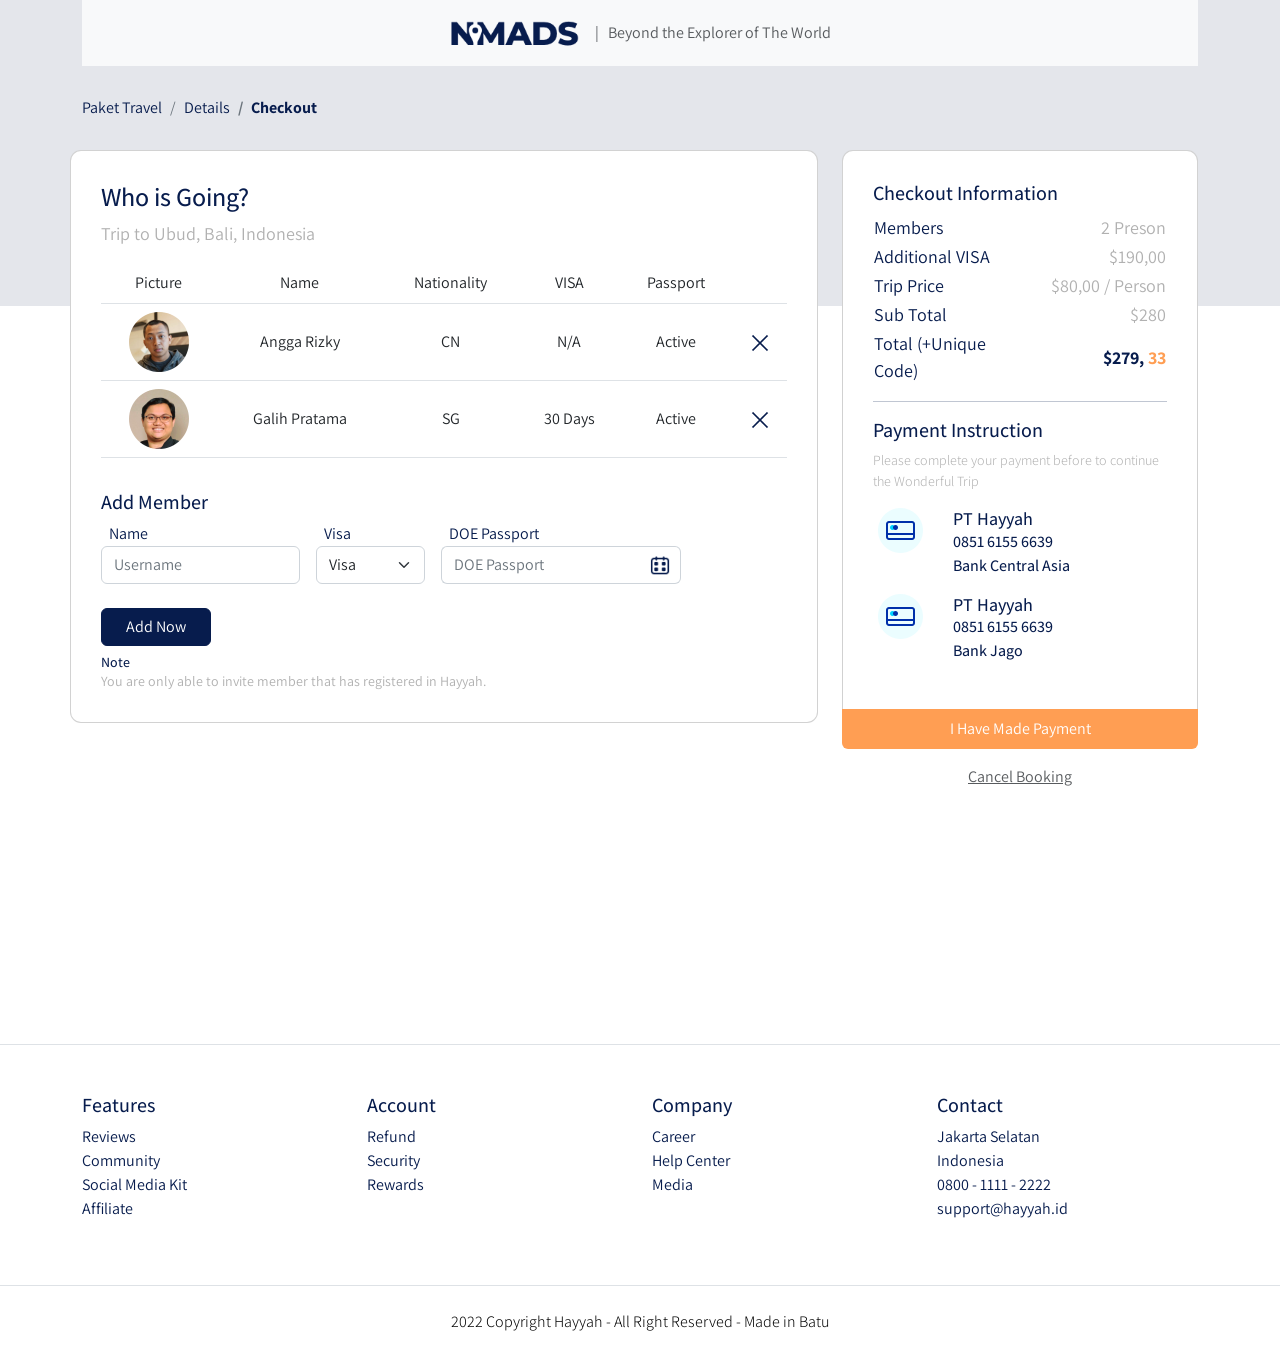
<file: checkout.html>
<!DOCTYPE html>
<html lang="en">
    <head>
        <meta charset="UTF-8">
        <meta name="viewport" content="width=device-width, initial-scale=1.0">
        <meta http-equiv="X-UA-Compatible" content="ie=edge">
        <title>Document</title>
        <!-- Google Fonts -->
        <link rel="preconnect" href="https://fonts.googleapis.com">
        <link rel="preconnect" href="https://fonts.gstatic.com" crossorigin>
        <link href="https://fonts.googleapis.com/css2?family=Assistant:wght@200;300;400;500;600;700;800&family=Playfair+Display:ital,wght@0,400;0,500;0,600;0,700;0,800;0,900;1,400;1,500;1,600;1,700;1,800;1,900&display=swap" rel="stylesheet">
        <!-- Bootstrap CSS -->
        <link rel="stylesheet" href="frontend/libraries/bootstrap/css/bootstrap.css">
        <!-- XZoom CSS -->
        <link rel="stylesheet" href="frontend/libraries/xzoom/xzoom.min.css">
        <!-- Gijgo CSS -->
        <link rel="stylesheet" href="frontend/libraries/gijgo/css/gijgo.min.css">
        <!-- Costum CSS -->
        <link rel="stylesheet" href="frontend/styles/style.css">
    </head>
    <body>
        <!-- NavBar Starts -->
        <div class="container">
            <nav class="navbar navbar-expand-lg bg-light">
                <div class="container-fluid">
                    <div class="navbar-nav ms-auto me-auto me-lg-0">
                        <a href="index.html" class="navbar-brand">
                            <img src="frontend/images/logo.png" alt="">
                        </a>
                    </div>

                    <ul class="navbar-nav me-auto d-none d-lg-block">
                        <li>
                            <span class="text-muted">
                                | &nbsp; Beyond the Explorer of The World
                            </span>
                        </li>
                    </ul>
                </div>
            </nav>
        </div>
        <!-- NavBar Ends -->

        <!-- Header Starts -->
        <main>
            <section class="section-details-header">

            </section>

            <section class="section-details-content">
                <div class="container">
                    <div class="row">
                        <div class="col">
                            <nav>
                                <ol class="breadcrumb">
                                    <li class="breadcrumb-item">Paket Travel</li>
                                    <li class="breadcrumb-item">Details</li>
                                    <li class="breadcrumb-item active">Checkout</li>
                                </ol>
                            </nav>
                        </div>
                    </div>

                    <div class="row">
                        <div class="col-lg-8 ps-lg-0">
                            <div class="card card-details">
                                <h1>Who is Going?</h1>
                                <p>Trip to Ubud, Bali, Indonesia</p>

                                <div class="attendee">
                                    <table class="table table-responsive-sm text-center">
                                        <thead>
                                            <tr>
                                                <td>Picture</td>
                                                <td>Name</td>
                                                <td>Nationality</td>
                                                <td>VISA</td>
                                                <td>Passport</td>
                                                <td></td>
                                            </tr>
                                        </thead>

                                        <tbody>
                                            <tr>
                                                <td>
                                                    <img src="frontend/images/avatar-4@2x.png" height="60">
                                                </td>
                                                <td class="align-middle">
                                                    Angga Rizky
                                                </td>
                                                <td class="align-middle">
                                                    CN
                                                </td>
                                                <td class="align-middle">
                                                    N/A
                                                </td>
                                                <td class="align-middle">
                                                    Active
                                                </td>
                                                <td class="align-middle">
                                                    <a href="#">
                                                        <img src="frontend/images/ic_remove@2x.png" alt="" width="20">
                                                    </a>
                                                </td>
                                            </tr>
                                            <tr>
                                                <td>
                                                    <img src="frontend/images/avatar-5@2x.png" height="60">
                                                </td>
                                                <td class="align-middle">
                                                    Galih Pratama
                                                </td>
                                                <td class="align-middle">
                                                    SG
                                                </td>
                                                <td class="align-middle">
                                                    30 Days
                                                </td>
                                                <td class="align-middle">
                                                    Active
                                                </td>
                                                <td class="align-middle">
                                                    <a href="#">
                                                        <img src="frontend/images/ic_remove@2x.png" alt="" width="20">
                                                    </a>
                                                </td>
                                            </tr>
                                        </tbody>
                                    </table>
                                </div>

                                <div class="member mt-3">
                                    <h2>Add Member</h2>
                                    <form class="d-flex flex-md-row align-items-center flex-wrap">
                                        <div class="row">
                                            <div class="col me-3">
                                                <label for="username" class="sr-only ms-2">Name</label>
                                                <input type="text" class="form-control mb-2 me-sm-2" name="username" id="username" placeholder="Username">
                                            </div>
                                        </div>

                                        <div class="row">
                                            <div class="col me-3">
                                                <label for="visa" class="sr-only ms-2">Visa</label>
                                                <select name="visa" id="visa" class="form-select mb-2 me-sm-2">
                                                    <option value="visa" selected>Visa</option>
                                                    <option value="30Days">30 Days</option>
                                                    <option value="NA">N/A</option>
                                                </select>
                                            </div>
                                        </div>

                                        <div class="row">
                                            <div class="col me-3">
                                                <label for="doePassport" class="sr-only ms-2">DOE Passport</label>
                                                <div class="input-group mb-2 me-sm-2">
                                                    <input type="text" name="doePassport" id="doePassport" class="form-control datepicker" placeholder="DOE Passport">
                                                </div>
                                            </div>
                                        </div>

                                        <div class="row">
                                            <div class="col me-3 mt-3">
                                                <button type="submit" class="btn btn-add-now px-4">Add Now</button>
                                            </div>
                                        </div>
                                    </form>

                                    <h3 class="mt-2 mb-0">Note</h3>
                                    <p class="disclaimer mb-0">
                                        You are only able to invite member that has registered in Hayyah.
                                    </p>
                                </div>
                            </div>
                        </div>

                        <div class="col-lg-4">
                            <div class="card card-details card-right">
                                <h2>Checkout Information</h2>
                                <table class="trip-information">
                                    <tr>
                                        <th width="50%">Members</th>
                                        <td width="50%" class="text-end">2 Preson</td>
                                    </tr>
                                    <tr>
                                        <th width="50%">Additional VISA</th>
                                        <td width="50%" class="text-end">$190,00</td>
                                    </tr>
                                    <tr>
                                        <th width="50%">Trip Price</th>
                                        <td width="50%" class="text-end">$80,00 / Person</td>
                                    </tr>
                                    <tr>
                                        <th width="50%">Sub Total</th>
                                        <td width="50%" class="text-end">$280</td>
                                    </tr>
                                    <tr>
                                        <th width="50%">Total (+Unique Code)</th>
                                        <td width="50%" class="text-end text-total">
                                            <span class="text-blue">$279,</span>
                                            <span class="text-orange">33</span></td>
                                    </tr>
                                </table>

                                <hr>

                                <h2>Payment Instruction</h2>
                                <p class="payment-instructions">
                                    Please complete your payment before to continue the Wonderful Trip
                                </p>

                                <div class="bank">
                                    <div class="row align-items-start bank-item">
                                        <div class="col-3 text-center">
                                            <img src="frontend/images/ic_bank@2x.png" alt="bank image" class="bank-image">
                                        </div>

                                        <div class="col-9 description">
                                            <h3>PT Hayyah</h3>
                                            <p>
                                                0851 6155 6639
                                                <br>
                                                Bank Central Asia
                                            </p>
                                        </div>
                                    </div>

                                    <div class="row align-items-start bank-item">
                                        <div class="col-3 text-center">
                                            <img src="frontend/images/ic_bank@2x.png" alt="bank image" class="bank-image">
                                        </div>

                                        <div class="col-9 description">
                                            <h3>PT Hayyah</h3>
                                            <p>
                                                0851 6155 6639
                                                <br>
                                                Bank Jago
                                            </p>
                                        </div>
                                    </div>
                                </div>
                            </div>

                            <div class="join-container">
                                <a href="success.html" class="btn d-block btn-join-now mt-3 py-2">I Have Made Payment</a>
                            </div>

                            <div class="text-center mt-3">
                                <a href="details.html" class="text-muted">
                                    Cancel Booking
                                </a>
                            </div>
                        </div>
                    </div>
                </div>
            </section>
        </main>
        <!-- Header Ends -->

        <!-- Footer Starts -->
        <footer class="section-footer mt-5 mb-4 border-top">
            <div class="container pt-5 pb-5">
                <div class="row jusify-content-center">
                    <div class="col-12">
                        <div class="row">
                            <div class="col-sm-12 col-md-6 col-lg-3">
                                <h5>Features</h5>

                                <ul class="list-unstyled">
                                    <li><a href="#">Reviews</a></li>
                                    <li><a href="#">Community</a></li>
                                    <li><a href="#">Social Media Kit</a></li>
                                    <li><a href="#">Affiliate</a></li>
                                </ul>
                            </div>

                            <div class="col-sm-12 col-md-6 col-lg-3">
                                <h5>Account</h5>

                                <ul class="list-unstyled">
                                    <li><a href="#">Refund</a></li>
                                    <li><a href="#">Security</a></li>
                                    <li><a href="#">Rewards</a></li>
                                </ul>
                            </div>

                            <div class="col-sm-12 col-md-6 col-lg-3">
                                <h5>Company</h5>

                                <ul class="list-unstyled">
                                    <li><a href="#">Career</a></li>
                                    <li><a href="#">Help Center</a></li>
                                    <li><a href="#">Media</a></li>
                                </ul>
                            </div>

                            <div class="col-sm-12 col-md-6 col-lg-3">
                                <h5>Contact</h5>

                                <ul class="list-unstyled">
                                    <li><a href="#">Jakarta Selatan</a></li>
                                    <li><a href="#">Indonesia</a></li>
                                    <li><a href="#">0800 - 1111 - 2222</a></li>
                                    <li><a href="#">support@hayyah.id</a></li>
                                </ul>
                            </div>
                        </div>
                    </div>
                </div>
            </div>

            <div class="container-fluid">
                <div class="row justify-content-center align-items-center border-top pt-4">
                    <div class="col-auto text-black fw-light">2022 Copyright Hayyah - All Right Reserved - Made in Batu</div>
                </div>
            </div>
        </footer>
        <!-- Footer Ends -->

        <!-- JQuery JS -->
        <script src="frontend/libraries/jquery/jquery-3.6.0.min.js"></script>
        <!-- Popper JS -->
        <!-- <script src="https://unpkg.com/@popperjs/core@2"></script> -->
        <script src="https://cdn.jsdelivr.net/npm/@popperjs/core@2.11.5/dist/umd/popper.min.js" integrity="sha384-Xe+8cL9oJa6tN/veChSP7q+mnSPaj5Bcu9mPX5F5xIGE0DVittaqT5lorf0EI7Vk" crossorigin="anonymous"></script>
        <!-- Bootstrap JS -->
        <script src="frontend/libraries/bootstrap/js/bootstrap.js"></script>
        <!-- Retina JS -->
        <script src="frontend/libraries/retina/retina.min.js"></script>
        <!-- XZoom JS -->
        <script src="frontend/libraries/xzoom/xzoom.min.js"></script>
        <!-- Gijgo JS -->
        <script src="frontend/libraries/gijgo/js/gijgo.min.js"></script>
        <!-- Custom JS -->
        <script>
            $( document ).ready( function () {
                // XZoom
                $( '.xzoom, .xzoom-gallery' ).xzoom( {
                    zoomWidth: 500,
                    title: false,
                    tint: '#333',
                    Xoffset: 15
                } );

                // Gijgo
                $( '.datepicker' ).datepicker( {
                    uiLibrary: 'bootstrap4',
                    icons: {
                        rightIcon: '<img src="frontend/images/ic_doe.png" />'
                    }
                } );
            } );
        </script>
    </body>
</html>
</file>
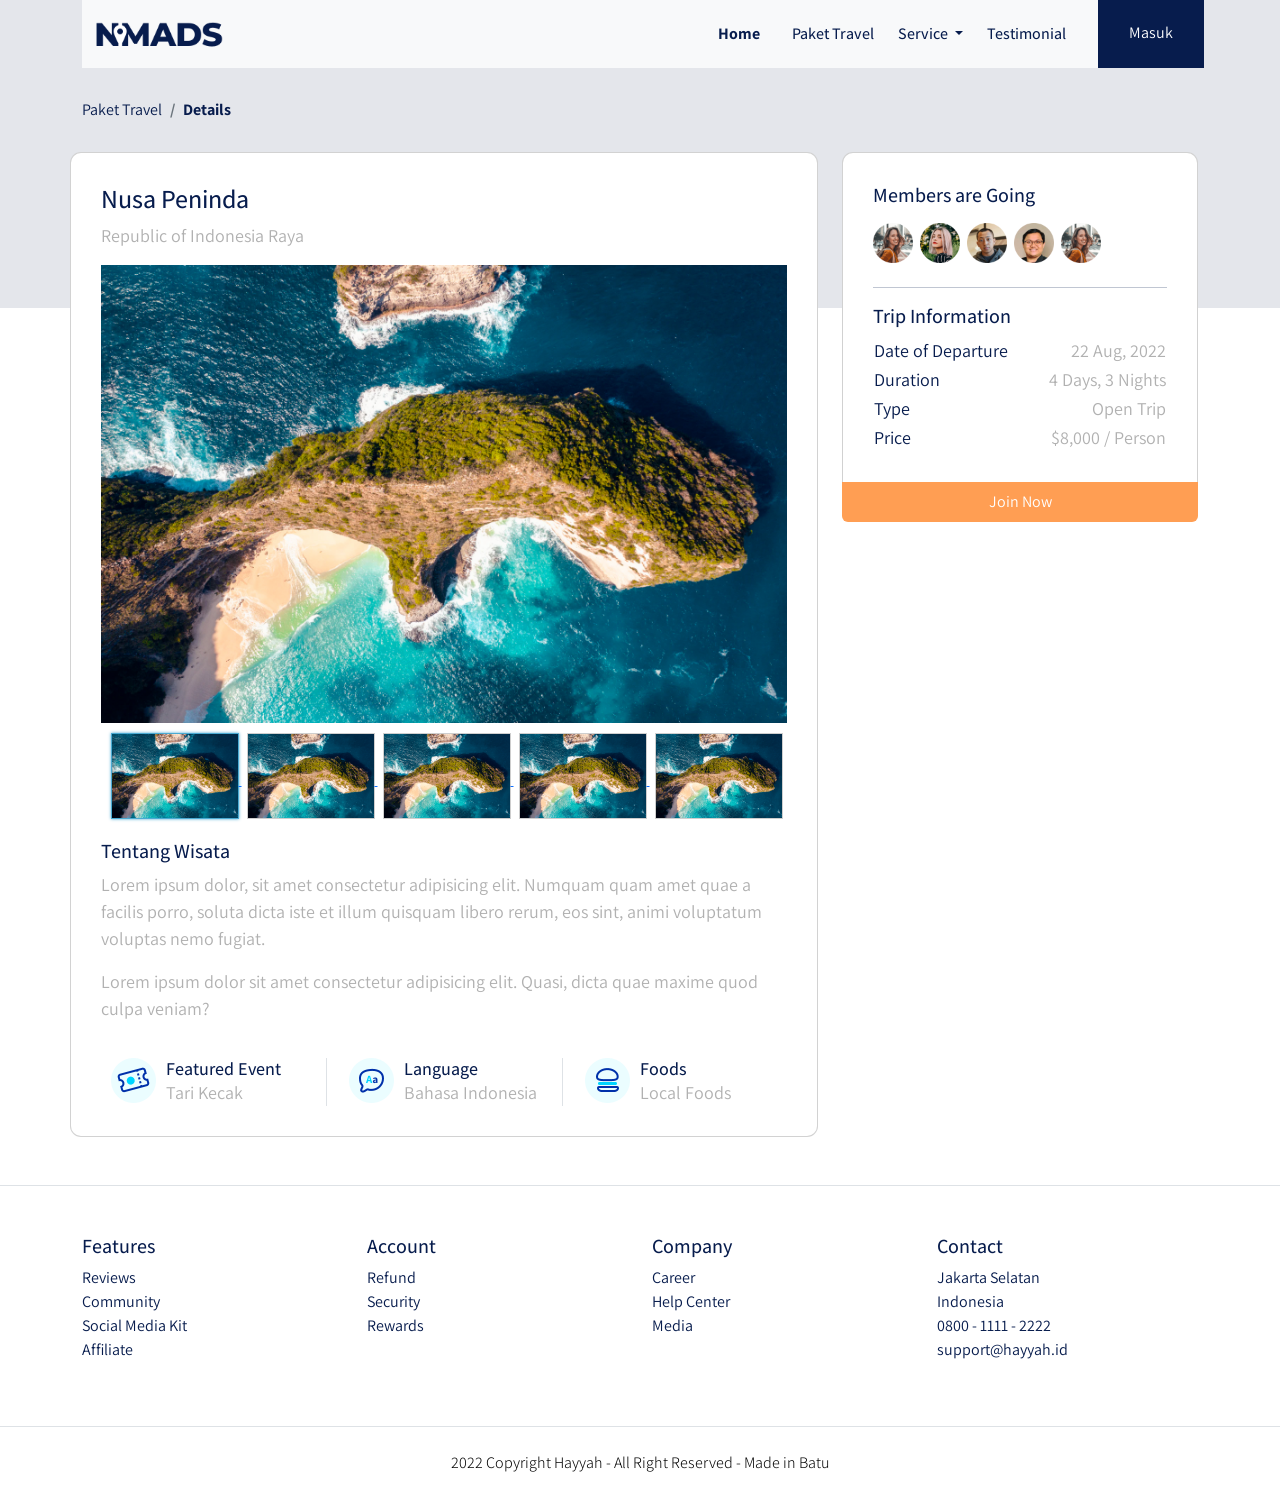
<file: details.html>
<!DOCTYPE html>
<html lang="en">
    <head>
        <meta charset="UTF-8">
        <meta name="viewport" content="width=device-width, initial-scale=1.0">
        <meta http-equiv="X-UA-Compatible" content="ie=edge">
        <title>Document</title>
        <!-- Google Fonts -->
        <link rel="preconnect" href="https://fonts.googleapis.com">
        <link rel="preconnect" href="https://fonts.gstatic.com" crossorigin>
        <link href="https://fonts.googleapis.com/css2?family=Assistant:wght@200;300;400;500;600;700;800&family=Playfair+Display:ital,wght@0,400;0,500;0,600;0,700;0,800;0,900;1,400;1,500;1,600;1,700;1,800;1,900&display=swap" rel="stylesheet">
        <!-- Bootstrap CSS -->
        <link rel="stylesheet" href="frontend/libraries/bootstrap/css/bootstrap.css">
        <!-- XZoom CSS -->
        <link rel="stylesheet" href="frontend/libraries/xzoom/xzoom.min.css">
        <!-- Costum CSS -->
        <link rel="stylesheet" href="frontend/styles/style.css">
    </head>
    <body>
        <!-- NavBar Starts -->
        <div class="container">
            <nav class="navbar navbar-expand-lg bg-light">
                <div class="container-fluid">
                    <a class="navbar-brand" href="index.html">
                        <img src="frontend/images/logo@2x.png" alt="logo brand">
                    </a>

                    <button class="navbar-toggler" type="button" data-bs-toggle="collapse" data-bs-target="#navbarSupportedContent" aria-controls="navbarSupportedContent" aria-expanded="false" aria-label="Toggle navigation">
                        <span class="navbar-toggler-icon"></span>
                    </button>

                    <div class="collapse navbar-collapse" id="navbarSupportedContent">
                        <ul class="navbar-nav ms-auto me-3 mb-2 mb-lg-0">
                            <li class="nav-item mx-2">
                                <a class="nav-link active" aria-current="page" href="index.html">Home</a>
                            </li>

                            <li class="nav-item mx-2">
                                <a class="nav-link" href="#">Paket Travel</a>
                            </li>

                            <li class="nav-item dropdown">
                                <a class="nav-link dropdown-toggle" href="#" id="navbarDropdown" role="button" data-bs-toggle="dropdown" aria-expanded="false">
                                    Service
                                </a>
                                <ul class="dropdown-menu" aria-labelledby="navbarDropdown">
                                    <li><a class="dropdown-item" href="#">Link</a></li>
                                    <li><a class="dropdown-item" href="#">Link</a></li>
                                    <li><a class="dropdown-item" href="#">Link</a></li>
                                </ul>
                            </li>

                            <li class="nav-item mx-2">
                                <a class="nav-link">Testimonial</a>
                            </li>
                        </ul>

                        <!-- Mobile Button -->
                        <form class="form-inline d-sm-block d-md-none">
                            <button class="btn btn-login my-2 my-sm-0">Masuk</button>
                        </form>

                        <!-- Desktop Button -->
                        <form class="form-inline my-2 my-lg-0 d-none d-md-block">
                            <button class="btn btn-login btn-navbar-right my-2 my-sm-0">Masuk</button>
                        </form>
                    </div>
                </div>
            </nav>
        </div>
        <!-- NavBar Ends -->

        <!-- Header Starts -->
        <main>
            <section class="section-details-header">

            </section>

            <section class="section-details-content">
                <div class="container">
                    <div class="row">
                        <div class="col">
                            <nav>
                                <ol class="breadcrumb">
                                    <li class="breadcrumb-item">Paket Travel</li>
                                    <li class="breadcrumb-item active">Details</li>
                                </ol>
                            </nav>
                        </div>
                    </div>

                    <div class="row">
                        <div class="col-lg-8 ps-lg-0">
                            <div class="card card-details">
                                <h1>Nusa Peninda</h1>
                                <p>Republic of Indonesia Raya</p>

                                <div class="gallery">
                                    <div class="xzoom-container">
                                        <img src="frontend/images/details-1@2x.jpg" class="xzoom w-100" id="xzoom-default" xoriginal="frontend/images/details-1@2x.jpg">
                                    </div>

                                    <div class="xzoom-thumbs">
                                        <a href="frontend/images/details-1@2x.jpg">
                                            <img src="frontend/images/details-1@2x.jpg" class="xzoom-gallery" width="128" xpreview="frontend/images/details-1@2x.jpg">
                                        </a>

                                        <a href="frontend/images/details-1@2x.jpg">
                                            <img src="frontend/images/details-1@2x.jpg" class="xzoom-gallery" width="128" xpreview="frontend/images/details-1@2x.jpg">
                                        </a>

                                        <a href="frontend/images/details-1@2x.jpg">
                                            <img src="frontend/images/details-1@2x.jpg" class="xzoom-gallery" width="128" xpreview="frontend/images/details-1@2x.jpg">
                                        </a>

                                        <a href="frontend/images/details-1@2x.jpg">
                                            <img src="frontend/images/details-1@2x.jpg" class="xzoom-gallery" width="128" xpreview="frontend/images/details-1@2x.jpg">
                                        </a>

                                        <a href="frontend/images/details-1@2x.jpg">
                                            <img src="frontend/images/details-1@2x.jpg" class="xzoom-gallery" width="128" xpreview="frontend/images/details-1@2x.jpg">
                                        </a>
                                    </div>
                                </div>

                                <h2>Tentang Wisata</h2>
                                <p>Lorem ipsum dolor, sit amet consectetur adipisicing elit. Numquam quam amet quae a facilis porro, soluta dicta iste et illum quisquam libero rerum, eos sint, animi voluptatum voluptas nemo fugiat.</p>
                                <p>Lorem ipsum dolor sit amet consectetur adipisicing elit. Quasi, dicta quae maxime quod culpa veniam?</p>

                                <div class="row features">
                                    <div class="col-md-4">
                                        <div class="description">
                                            <img src="frontend/images/ic_event@2x.png" alt="" class="img-features">
                                            <div class="description">
                                                <h3>Featured Event</h3>
                                                <p>Tari Kecak</p>
                                            </div>
                                        </div>
                                    </div>
                                    <div class="col-md-4 border-start">
                                        <div class="description">
                                            <img src="frontend/images/ic_bahasa@2x.png" alt="" class="img-features">
                                            <div class="description">
                                                <h3>Language</h3>
                                                <p>Bahasa Indonesia</p>
                                            </div>
                                        </div>
                                    </div>
                                    <div class="col-md-4 border-start">
                                        <div class="description">
                                            <img src="frontend/images/ic_foods@2x.png" alt="" class="img-features">
                                            <div class="description">
                                                <h3>Foods</h3>
                                                <p>Local Foods</p>
                                            </div>
                                        </div>
                                    </div>
                                </div>
                            </div>
                        </div>

                        <div class="col-lg-4">
                            <div class="card card-details card-right">
                                <h2>Members are Going</h2>

                                <div class="members my-2">
                                    <img src="frontend/images/avatar-2@2x.png" class="members-img me-1">
                                    <img src="frontend/images/avatar-3@2x.png" class="members-img me-1">
                                    <img src="frontend/images/avatar-4@2x.png" class="members-img me-1">
                                    <img src="frontend/images/avatar-5@2x.png" class="members-img me-1">
                                    <img src="frontend/images/avatar-2@2x.png" class="members-img me-1">
                                </div>

                                <hr>

                                <h2>Trip Information</h2>
                                <table class="trip-information">
                                    <tr>
                                        <th width="50%">Date of Departure</th>
                                        <td width="50%" class="text-end">22 Aug, 2022</td>
                                    </tr>
                                    <tr>
                                        <th width="50%">Duration</th>
                                        <td width="50%" class="text-end">4 Days, 3 Nights</td>
                                    </tr>
                                    <tr>
                                        <th width="50%">Type</th>
                                        <td width="50%" class="text-end">Open Trip</td>
                                    </tr>
                                    <tr>
                                        <th width="50%">Price</th>
                                        <td width="50%" class="text-end">$8,000 / Person</td>
                                    </tr>
                                </table>
                            </div>

                            <div class="join-container">
                                <a href="checkout.html" class="btn d-block btn-join-now mt-3 py-2">Join Now</a>
                            </div>
                        </div>
                    </div>
                </div>
            </section>
        </main>
        <!-- Header Ends -->

        <!-- Footer Starts -->
        <footer class="section-footer mt-5 mb-4 border-top">
            <div class="container pt-5 pb-5">
                <div class="row jusify-content-center">
                    <div class="col-12">
                        <div class="row">
                            <div class="col-sm-12 col-md-6 col-lg-3">
                                <h5>Features</h5>

                                <ul class="list-unstyled">
                                    <li><a href="#">Reviews</a></li>
                                    <li><a href="#">Community</a></li>
                                    <li><a href="#">Social Media Kit</a></li>
                                    <li><a href="#">Affiliate</a></li>
                                </ul>
                            </div>

                            <div class="col-sm-12 col-md-6 col-lg-3">
                                <h5>Account</h5>

                                <ul class="list-unstyled">
                                    <li><a href="#">Refund</a></li>
                                    <li><a href="#">Security</a></li>
                                    <li><a href="#">Rewards</a></li>
                                </ul>
                            </div>

                            <div class="col-sm-12 col-md-6 col-lg-3">
                                <h5>Company</h5>

                                <ul class="list-unstyled">
                                    <li><a href="#">Career</a></li>
                                    <li><a href="#">Help Center</a></li>
                                    <li><a href="#">Media</a></li>
                                </ul>
                            </div>

                            <div class="col-sm-12 col-md-6 col-lg-3">
                                <h5>Contact</h5>

                                <ul class="list-unstyled">
                                    <li><a href="#">Jakarta Selatan</a></li>
                                    <li><a href="#">Indonesia</a></li>
                                    <li><a href="#">0800 - 1111 - 2222</a></li>
                                    <li><a href="#">support@hayyah.id</a></li>
                                </ul>
                            </div>
                        </div>
                    </div>
                </div>
            </div>

            <div class="container-fluid">
                <div class="row justify-content-center align-items-center border-top pt-4">
                    <div class="col-auto text-black fw-light">2022 Copyright Hayyah - All Right Reserved - Made in Batu</div>
                </div>
            </div>
        </footer>
        <!-- Footer Ends -->

        <!-- JQuery JS -->
        <script src="frontend/libraries/jquery/jquery-3.6.0.min.js"></script>
        <!-- Popper JS -->
        <!-- <script src="https://unpkg.com/@popperjs/core@2"></script> -->
        <script src="https://cdn.jsdelivr.net/npm/@popperjs/core@2.11.5/dist/umd/popper.min.js" integrity="sha384-Xe+8cL9oJa6tN/veChSP7q+mnSPaj5Bcu9mPX5F5xIGE0DVittaqT5lorf0EI7Vk" crossorigin="anonymous"></script>
        <!-- Bootstrap JS -->
        <script src="frontend/libraries/bootstrap/js/bootstrap.js"></script>
        <!-- Retina JS -->
        <script src="frontend/libraries/retina/retina.min.js"></script>
        <!-- XZoom JS -->
        <script src="frontend/libraries/xzoom/xzoom.min.js"></script>
        <!-- Custom JS -->
        <script>
            $( document ).ready( function () {
                $( '.xzoom, .xzoom-gallery' ).xzoom( {
                    zoomWidth: 500,
                    title: false,
                    tint: '#333',
                    Xoffset: 15
                } );
            } );
        </script>
    </body>
</html>
</file>
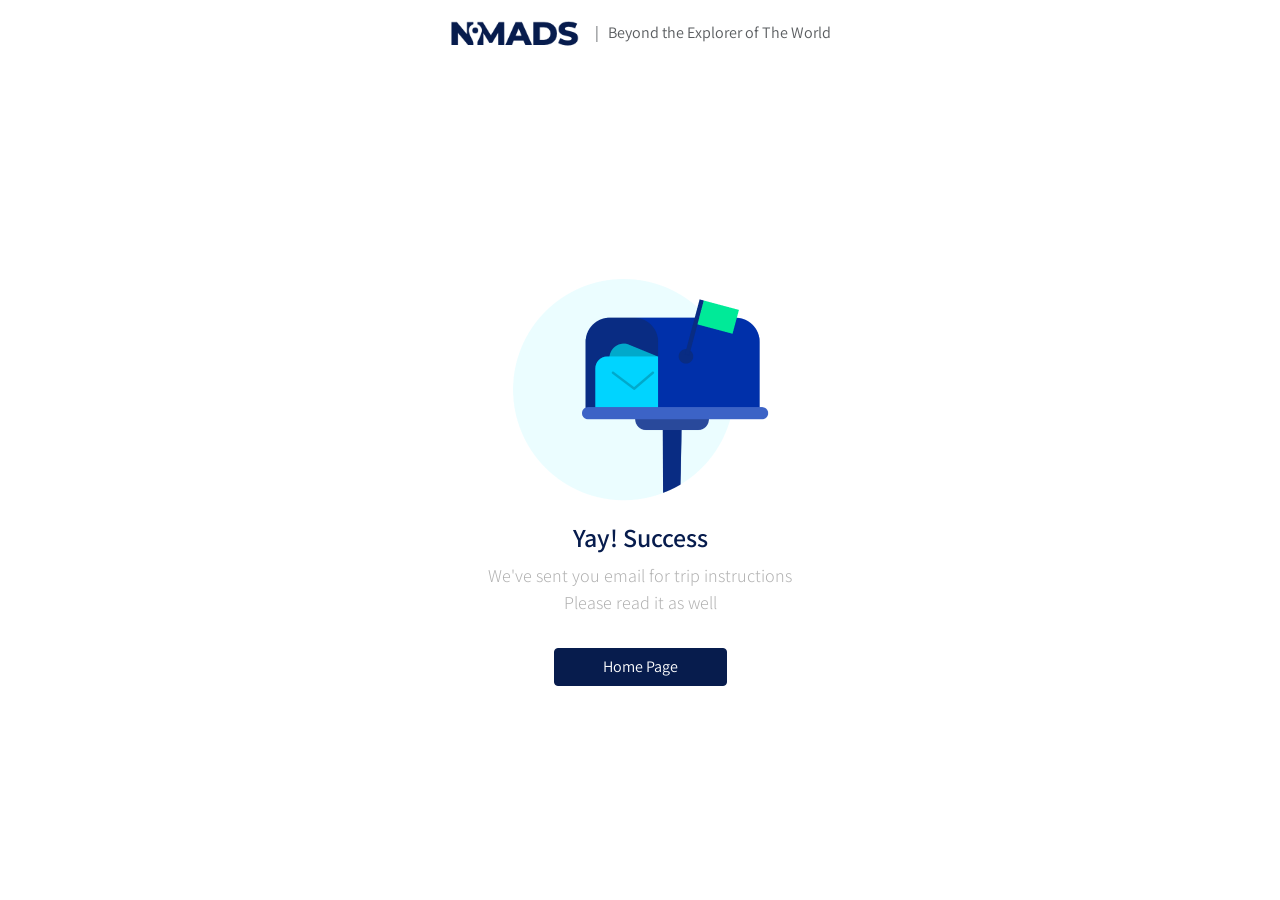
<file: success.html>
<!DOCTYPE html>
<html lang="en">
    <head>
        <meta charset="UTF-8">
        <meta name="viewport" content="width=device-width, initial-scale=1.0">
        <meta http-equiv="X-UA-Compatible" content="ie=edge">
        <title>Document</title>
        <!-- Google Fonts -->
        <link rel="preconnect" href="https://fonts.googleapis.com">
        <link rel="preconnect" href="https://fonts.gstatic.com" crossorigin>
        <link href="https://fonts.googleapis.com/css2?family=Assistant:wght@200;300;400;500;600;700;800&family=Playfair+Display:ital,wght@0,400;0,500;0,600;0,700;0,800;0,900;1,400;1,500;1,600;1,700;1,800;1,900&display=swap" rel="stylesheet">
        <!-- Bootstrap CSS -->
        <link rel="stylesheet" href="frontend/libraries/bootstrap/css/bootstrap.css">
        <!-- XZoom CSS -->
        <link rel="stylesheet" href="frontend/libraries/xzoom/xzoom.min.css">
        <!-- Gijgo CSS -->
        <link rel="stylesheet" href="frontend/libraries/gijgo/css/gijgo.min.css">
        <!-- Costum CSS -->
        <link rel="stylesheet" href="frontend/styles/style.css">
    </head>
    <body>
        <!-- NavBar Starts -->
        <div class="container">
            <nav class="navbar navbar-expand-lg">
                <div class="container-fluid">
                    <div class="navbar-nav ms-auto me-auto me-lg-0">
                        <a href="index.html" class="navbar-brand">
                            <img src="frontend/images/logo.png" alt="">
                        </a>
                    </div>

                    <ul class="navbar-nav me-auto d-none d-lg-block">
                        <li>
                            <span class="text-muted">
                                | &nbsp; Beyond the Explorer of The World
                            </span>
                        </li>
                    </ul>
                </div>
            </nav>
        </div>
        <!-- NavBar Ends -->

        <!-- Header Starts -->
        <main>
            <div class="section-success d-flex align-items-center">
                <div class="col text-center">
                    <img src="frontend/images/ic_mail@2x.png" alt="Success">

                    <h1>Yay! Success</h1>
                    <p>
                        We've sent you email for trip instructions
                        <br>
                        Please read it as well
                    </p>

                    <a href="index.html" class="btn btn-home-page mt-3 px-5">Home Page</a>
                </div>
            </div>
        </main>
        <!-- Header Ends -->

        <!-- JQuery JS -->
        <script src="frontend/libraries/jquery/jquery-3.6.0.min.js"></script>
        <!-- Popper JS -->
        <!-- <script src="https://unpkg.com/@popperjs/core@2"></script> -->
        <script src="https://cdn.jsdelivr.net/npm/@popperjs/core@2.11.5/dist/umd/popper.min.js" integrity="sha384-Xe+8cL9oJa6tN/veChSP7q+mnSPaj5Bcu9mPX5F5xIGE0DVittaqT5lorf0EI7Vk" crossorigin="anonymous"></script>
        <!-- Bootstrap JS -->
        <script src="frontend/libraries/bootstrap/js/bootstrap.js"></script>
        <!-- Retina JS -->
        <script src="frontend/libraries/retina/retina.min.js"></script>
        <!-- XZoom JS -->
        <script src="frontend/libraries/xzoom/xzoom.min.js"></script>
        <!-- Gijgo JS -->
        <script src="frontend/libraries/gijgo/js/gijgo.min.js"></script>
        <!-- Custom JS -->
        <script>
            $( document ).ready( function () {
                // XZoom
                $( '.xzoom, .xzoom-gallery' ).xzoom( {
                    zoomWidth: 500,
                    title: false,
                    tint: '#333',
                    Xoffset: 15
                } );

                // Gijgo
                $( '.datepicker' ).datepicker( {
                    uiLibrary: 'bootstrap4',
                    icons: {
                        rightIcon: '<img src="frontend/images/ic_doe.png" />'
                    }
                } );
            } );
        </script>
    </body>
</html>
</file>
<file: frontend/styles/style.css>
body {
  background-color: #FFFFFF;
  font-family: "Assistant", sans-serif;
  color: #071C4D;
}

nav .navbar-brand img {
  max-height: 40px;
}
nav .collapse .navbar-nav .nav-item .nav-link {
  color: #071C4D;
  font-weight: 500;
}
nav .collapse .navbar-nav .nav-item .nav-link.active {
  font-weight: bold;
}
nav .collapse .navbar-nav .nav-item .nav-link:hover {
  color: #13327a;
}
nav .collapse .btn-login {
  background-color: #071C4D;
  border-color: #071C4D;
  color: #FFFFFF;
}
nav .collapse .btn-login:hover {
  background-color: #13327a;
  border-color: #13327a;
  color: #FFFFFF;
}
nav .collapse .btn-navbar-right {
  margin-top: -10px !important;
  margin-bottom: -8px !important;
  margin-right: -18px !important;
  padding-left: 30px;
  padding-right: 30px;
  height: 70px;
  border-radius: 0;
  -webkit-border-radius: 0;
  -moz-border-radius: 0;
  -ms-border-radius: 0;
  -o-border-radius: 0;
}

header {
  padding: 180px 0 165px;
  margin-top: -68px;
  background-image: url("../images/header-background@2x.jpg");
  background-size: cover;
}
header h1, header p {
  color: #FFFFFF;
}
header h1 {
  font-family: "Playfair Display", serif;
  font-weight: bold;
  font-size: 50px;
}
header p {
  font-size: 22px;
}
header .btn-get-started {
  font-size: 25px;
  background-color: #FF9E53;
  border-color: #FF9E53;
  color: #FFFFFF;
}
header .btn-get-started:hover {
  background-color: #ffaf71;
  border-color: #ffaf71;
  color: #FFFFFF;
}

.section-stats {
  margin-top: -50px;
}
.section-stats .stats-detail {
  padding: 18px;
  background-color: #FFFFFF;
}
.section-stats .stats-detail h2 {
  font-size: 30px;
  margin-bottom: 0;
}
.section-stats .stats-detail p {
  font-size: 20px;
  font-weight: 300;
}

.section-popular {
  min-height: 540px;
  margin-top: -68px;
  margin-bottom: -230px;
  background-color: #051334;
}
.section-popular .section-popular-heading {
  margin-top: 150px;
}
.section-popular .section-popular-heading h2, .section-popular .section-popular-heading p {
  color: #FFFFFF;
}
.section-popular .section-popular-heading h2 {
  font-family: "Playfair Display", serif;
  font-weight: bold;
  font-size: 40px;
  margin-bottom: 12px;
}
.section-popular .section-popular-heading p {
  font-size: 18px;
}

.section-popular-content .section-popular-travel .card-travel {
  min-height: 380px;
  padding: 30px;
  margin-bottom: 20px;
  color: #FFFFFF;
  background-color: #071C4D;
  background-size: cover;
}
.section-popular-content .section-popular-travel .card-travel .travel-country {
  font-size: 18px;
  color: #FFFFFF;
}
.section-popular-content .section-popular-travel .card-travel .travel-location {
  font-size: 26px;
  color: #FFFFFF;
}
.section-popular-content .section-popular-travel .card-travel .travel-button .btn-travel-details {
  color: #FFFFFF;
  background-color: #FF9E53;
  border-color: #FF9E53;
}
.section-popular-content .section-popular-travel .card-travel .travel-button .btn-travel-details:hover {
  color: #FFFFFF;
  background-color: #ffaf71;
  border-color: #ffaf71;
}

.section-networks {
  background-color: #FFFFFF;
  margin-top: -170px;
  padding-top: 240px;
  padding-bottom: 50px;
}
.section-networks h2 {
  font-family: "Playfair Display", serif;
  font-weight: bold;
  font-size: 40px;
}
.section-networks p {
  font-size: 18px;
}
.section-networks img {
  max-width: 100%;
}

.section-testimonial-heading {
  background: linear-gradient(#fff 0%, #f7f9ff 100%);
  padding-top: 50px;
  min-height: 506px;
}
.section-testimonial-heading h2 {
  font-family: "Playfair Display", serif;
  font-weight: bold;
  font-size: 40px;
}
.section-testimonial-heading p {
  font-size: 18px;
}

.section-testimonial-content {
  margin-top: -300px;
  padding-bottom: 50px;
}
.section-testimonial-content .card-testimonial {
  margin-bottom: 20px;
  padding: 40px 20px 10px;
  border-radius: 11px;
}
.section-testimonial-content .card-testimonial .testimonial-content {
  min-height: 380px;
}
.section-testimonial-content .card-testimonial .testimonial-content h3 {
  font-size: 22px;
}
.section-testimonial-content .card-testimonial .testimonial-content .testimonial {
  font-weight: 200;
  font-size: 26px;
  min-height: 160px;
  color: #6e6e6e;
}
.section-testimonial-content .card-testimonial .testimonial-content hr {
  margin-left: -20px;
  margin-right: -20px;
}
.section-testimonial-content .card-testimonial .testimonial-content .trip-to {
  font-weight: normal;
  font-size: 22px;
  color: #6e6e6e;
}
.section-testimonial-content .btn-need-help {
  font-size: 25px;
  background-color: #f2f2f2;
  border-color: #f2f2f2;
  color: #c3c3c3;
}
.section-testimonial-content .btn-need-help:hover {
  background-color: #fafafa;
  border-color: #fafafa;
  color: #c3c3c3;
}
.section-testimonial-content .btn-get-started {
  font-size: 25px;
  background-color: #FF9E53;
  border-color: #FF9E53;
  color: #FFFFFF;
}
.section-testimonial-content .btn-get-started:hover {
  background-color: #ffaf71;
  border-color: #ffaf71;
  color: #FFFFFF;
}

.section-footer {
  color: #071C4D;
}
.section-footer a {
  color: #071C4D;
  text-decoration: none;
}

.section-details-header {
  min-height: 310px;
  background-color: #E4E6EB;
  margin-top: -70px;
}

.section-details-content {
  min-height: 100vh;
  margin-top: -210px;
}
.section-details-content .breadcrumb {
  background-color: transparent;
  padding: 0;
  margin-bottom: 30px;
}
.section-details-content .breadcrumb .breadcrumb-item.active {
  font-weight: bold;
  color: #071C4D;
}
.section-details-content .card-details {
  padding: 30px;
  border-radius: 11px;
}
.section-details-content .card-details h1 {
  font-size: 26px;
}
.section-details-content .card-details h2 {
  font-size: 20px;
}
.section-details-content .card-details p {
  font-size: 18px;
  color: #B1B1B1;
}
.section-details-content .card-details h3 {
  font-weight: 500;
  font-size: 14px;
  color: #071C4D;
}
.section-details-content .card-details .trip-information th {
  font-weight: 400;
  font-size: 18px;
  color: #071C4D;
}
.section-details-content .card-details .trip-information td {
  font-weight: 400;
  font-size: 18px;
  color: #B1B1B1;
}
.section-details-content .card-details .trip-information .text-blue {
  color: #071C4D;
  font-weight: bold;
}
.section-details-content .card-details .trip-information .text-orange {
  color: #FF9E53;
  font-weight: bold;
}
.section-details-content .card-details .payment-instructions {
  font-weight: 300;
  font-size: 14px;
  color: #B1B1B1;
}
.section-details-content .card-details .bank .bank-item h3 {
  font-size: 18px;
  color: #071C4D;
  margin-bottom: 0;
}
.section-details-content .card-details .bank .bank-item .description p {
  font-size: 16px;
  font-weight: 500;
  color: #071C4D;
}
.section-details-content .card-details .bank .bank-item .bank-image {
  width: 45px;
}
.section-details-content .card-details .disclaimer {
  font-weight: 400;
  font-size: 14px;
  color: #B1B1B1;
}
.section-details-content .card-details .gj-datepicker .datepicker {
  border-right: 0;
}
.section-details-content .card-details .gj-datepicker .input-group-append button {
  padding-right: 30px;
  border-top-left-radius: 0;
  border-bottom-left-radius: 0;
  border-left: 0;
}
.section-details-content .card-details .btn-add-now {
  background-color: #071C4D;
  border-color: #071C4D;
  color: #FFFFFF;
}
.section-details-content .card-details .btn-add-now:hover {
  background-color: #13327a;
  border-color: #13327a;
  color: #FFFFFF;
}
.section-details-content .card-details .gallery .xzoom-container {
  display: block;
}
.section-details-content .card-details .gallery .xzoom-container .xzoom {
  width: 100%;
  box-shadow: none;
  margin-bottom: 10px;
}
.section-details-content .card-details .gallery .xzoom-container .xactive {
  border: 4px solid #1ABC9C;
  box-shadow: none;
}
.section-details-content .card-details .features {
  margin-top: 20px;
}
.section-details-content .card-details .features h3 {
  font-size: 18px;
  color: #071C4D;
  margin-bottom: 0;
}
.section-details-content .card-details .features p {
  margin-bottom: 0;
}
.section-details-content .card-details .features .description {
  margin-left: 10px;
  overflow: hidden;
  float: left;
}
.section-details-content .card-details .features .description .img-features {
  width: 45px;
  height: 45px;
  float: left;
}
.section-details-content .card-details .members .members-img {
  width: 40px;
  height: 40px;
}
.section-details-content .card-right {
  border-bottom-left-radius: 0;
  border-bottom-right-radius: 0;
  border-bottom: 0;
}
.section-details-content .join-container {
  margin-top: -16px;
}
.section-details-content .join-container .btn-join-now {
  background-color: #FF9E53;
  border: #FF9E53;
  color: #FFFFFF;
  border-top-left-radius: 0;
  border-top-right-radius: 0;
}
.section-details-content .join-container .btn-join-now:hover {
  background-color: #ffaf71;
  border: #ffaf71;
  color: #FFFFFF;
}

.section-success {
  height: 90vh;
}
.section-success img {
  width: 266px;
}
.section-success h1 {
  font-weight: 600;
  font-size: 26px;
  color: #071C4D;
}
.section-success p {
  font-weight: 300;
  font-size: 18px;
  color: #B1B1B1;
}
.section-success .btn-home-page {
  border-radius: 4px;
  background-color: #071C4D;
  border-color: #071C4D;
  color: #FFFFFF;
}
.section-success .btn-home-page:hover {
  background-color: #13327a;
  border-color: #13327a;
  color: #FFFFFF;
}/*# sourceMappingURL=style.css.map */
</file>
<file: frontend/libraries/xzoom/xzoom.min.css>
.xzoom-lens img,.xzoom-preview img,.xzoom-source img{display:block;max-width:none;max-height:none;-webkit-transition:none;-moz-transition:none;-o-transition:none;transition:none}.xzoom-container{display:inline-block}.xzoom-thumbs{text-align:center;margin-bottom:10px}.xzoom{-webkit-box-shadow:0 0 5px 0 rgba(0,0,0,.5);-moz-box-shadow:0 0 5px 0 rgba(0,0,0,.5);box-shadow:0 0 5px 0 rgba(0,0,0,.5)}.xzoom2,.xzoom3,.xzoom4,.xzoom5{-webkit-box-shadow:0 0 5px 0 rgba(0,0,0,.5);-moz-box-shadow:0 0 5px 0 rgba(0,0,0,.5);box-shadow:0 0 5px 0 rgba(0,0,0,.5)}.xzoom-gallery,.xzoom-gallery2,.xzoom-gallery3,.xzoom-gallery4,.xzoom-gallery5{border:1px solid #cecece;margin-left:5px;margin-bottom:10px}.xzoom-hidden,.xzoom-source{display:block;position:static;float:none;clear:both}.xzoom-hidden{overflow:hidden}.xzoom-preview{border:1px solid #888;background:#2f4f4f;box-shadow:0 0 10px rgba(0,0,0,.5)}.xzoom-lens{border:1px solid #555;box-shadow:0 0 10px rgba(0,0,0,.5);cursor:crosshair}.xzoom-loading{background-position:center center;background-repeat:no-repeat;border-radius:100%;opacity:.7;background:url(../example/images/xloading.gif);width:48px;height:48px}.xactive{-webkit-box-shadow:0 0 3px 0 #4aa9d2;-moz-box-shadow:0 0 3px 0 #4aa9d2;box-shadow:0 0 3px 0 #4aa9d2;border:1px solid #4aaad2}.xzoom-caption{position:absolute;bottom:-43px;left:0;background:#000;width:100%;text-align:left}.xzoom-caption span{color:#fff;font-family:Arial,sans-serif;display:block;font-size:.75em;font-weight:700;padding:10px}
</file>
<file: frontend/libraries/gijgo/css/gijgo.min.css>
.gj-button-md,.gj-text-align-center{text-align:center}.gj-button-md,.gj-modal{overflow:hidden;outline:0}.gj-button-md,.gj-button-md-group{position:relative;vertical-align:middle}.gj-button,.gj-button-md,.gj-cursor-pointer{cursor:pointer}.gj-button{background-color:#f5f5f5;border:1px solid #ddd;color:#000;border-radius:3px;padding:6px 10px}.gj-unselectable{-webkit-touch-callout:none;-webkit-user-select:none;-khtml-user-select:none;-moz-user-select:none;-ms-user-select:none;user-select:none}.gj-row{display:-webkit-box;display:-ms-flexbox;display:flex;-ms-flex-wrap:wrap;flex-wrap:wrap}.gj-margin-left-5{margin-left:5px}.gj-margin-left-10{margin-left:10px}.gj-width-full{width:100%}.gj-font-size-16{font-size:16px}.gj-hidden{display:none}.gj-button-md{background:0 0;border:none;border-radius:2px;color:rgba(0,0,0,.87);height:36px;margin:0;min-width:64px;padding:0 16px;display:inline-block;font-family:Roboto,Helvetica,Arial,sans-serif;font-size:1rem;font-weight:500;text-transform:uppercase;letter-spacing:0;will-change:box-shadow;transition:box-shadow .2s cubic-bezier(.4,0,1,1),background-color .2s cubic-bezier(.4,0,.2,1),color .2s cubic-bezier(.4,0,.2,1);text-decoration:none;line-height:36px;-webkit-user-select:none;-moz-user-select:none;-ms-user-select:none;user-select:none}.gj-button-md:hover{background-color:rgba(158,158,158,.2)}.gj-button-md:disabled{color:rgba(0,0,0,.26);background:0 0}.gj-button-md .gj-icon,.gj-button-md .material-icons{vertical-align:middle}.gj-button-md.gj-button-md-icon{width:24px;height:31px;min-width:24px;padding:0;display:table}ul.gj-list-bootstrap li [data-role=image],ul.gj-list-md li [data-role=checkbox],ul.gj-list-md li [data-role=image]{height:24px;width:24px}.gj-button-md.gj-button-md-icon .gj-icon,.gj-button-md.gj-button-md-icon .material-icons{display:table-cell;margin-right:0;width:24px;height:24px}.gj-button-md.active{background-color:rgba(158,158,158,.4)}.gj-button-md-group{display:inline-block}.gj-textbox-md{border:none;border-bottom:1px solid rgba(0,0,0,.42);display:block;font-family:Helvetica,Arial,sans-serif;font-size:16px;line-height:16px;padding:4px 0;margin:0;width:100%;background:0 0;text-align:left;color:rgba(0,0,0,.87)}.gj-textbox-md:active,.gj-textbox-md:focus{border-bottom:2px solid rgba(0,0,0,.42);outline:0}.gj-textbox-md::placeholder{color:#8e8e8e}.gj-textbox-md:-ms-input-placeholder{color:#8e8e8e}.gj-textbox-md::-ms-input-placeholder{color:#8e8e8e}.gj-md-spacer-24{min-width:24px;width:24px;display:inline-block}.gj-md-spacer-32{min-width:32px;width:32px;display:inline-block}.gj-modal{position:fixed;top:0;right:0;bottom:0;left:0;z-index:1203;display:none;-webkit-overflow-scrolling:touch;background-color:rgba(0,0,0,.54118);transition:.2s ease opacity;will-change:opacity}ul.gj-list li [data-role=wrapper]{display:table;width:100%}ul.gj-list li [data-role=checkbox],ul.gj-list li [data-role=image]{display:table-cell;vertical-align:middle;text-align:center}ul.gj-list li [data-role=display]{display:table-cell;vertical-align:middle;cursor:pointer}ul.gj-list li [data-role=display]:empty:before{content:"\200b"}ul.gj-list-bootstrap{padding-left:0;margin-bottom:0}ul.gj-list-bootstrap li{padding:0}ul.gj-list-bootstrap li [data-role=wrapper]{padding:0 10px}ul.gj-list-bootstrap li [data-role=checkbox]{width:24px;padding:3px}ul.gj-list-bootstrap li [data-role=display]{padding:8px 0 8px 4px}.list-group-item.active ul li,.list-group-item.active:focus ul li,.list-group-item.active:hover ul li{text-shadow:none;color:initial}ul.gj-list-md{padding:0;list-style:none;line-height:24px;letter-spacing:0;color:#616161}.gj-picker-md,ul.gj-list-md li{font-family:Roboto,Helvetica,Arial,sans-serif;font-size:16px;font-weight:400;letter-spacing:.04em;line-height:1}ul.gj-list-md li{display:list-item;list-style-type:none;padding:0;min-height:unset;box-sizing:border-box;align-items:center;cursor:default;overflow:hidden;-webkit-flex-direction:row;-ms-flex-direction:row;flex-direction:row;-webkit-flex-wrap:nowrap;-ms-flex-wrap:nowrap;flex-wrap:nowrap}ul.gj-list-md li [data-role=display]{padding:8px 0 8px 5px;order:0;flex-grow:2;text-decoration:none;box-sizing:border-box;align-items:center;text-align:left;color:rgba(0,0,0,.87)}ul.gj-list-md li.disabled>[data-role=wrapper]>[data-role=display]{color:#9E9E9E}.gj-list-md-active{background:#e0e0e0;color:#3f51b5}.gj-picker{position:absolute;z-index:1203;background-color:#fff}.gj-picker .selected{color:#fff}.gj-picker-md{color:rgba(0,0,0,.87);border:1px solid #E0E0E0}.gj-modal .gj-picker-md{border:0}.gj-picker-md [role=header]{color:rgba(255,255,255,.54);display:flex;background:#2196f3;align-items:baseline;user-select:none;justify-content:center}.gj-picker-md [role=footer]{float:right;padding:10px}.gj-picker-md [role=footer] button.gj-button-md{color:#2196f3;font-weight:700;font-size:13px}.gj-picker-bootstrap{border:1px solid #E0E0E0}.gj-picker-bootstrap .selected{color:#888}.gj-picker-bootstrap [role=header]{background:#eee;color:#AAA}@font-face{font-family:gijgo-material;src:url(../fonts/gijgo-material.eot?235541);src:url(../fonts/gijgo-material.eot?235541#iefix) format('embedded-opentype'),url(../fonts/gijgo-material.ttf?235541) format('truetype'),url(../fonts/gijgo-material.woff?235541) format('woff'),url(../fonts/gijgo-material.svg?235541#gijgo-material) format('svg');font-weight:400;font-style:normal}.gj-icon{font-family:gijgo-material!important;font-size:24px;speak:none;font-style:normal;font-weight:400;font-variant:normal;text-transform:none;line-height:1;letter-spacing:0;-webkit-font-feature-settings:"liga";-moz-font-feature-settings:"liga=1";-moz-font-feature-settings:"liga";-ms-font-feature-settings:"liga" 1;font-feature-settings:"liga";-webkit-font-variant-ligatures:discretionary-ligatures;font-variant-ligatures:discretionary-ligatures;-webkit-font-smoothing:antialiased;-moz-osx-font-smoothing:grayscale}.gj-icon.undo:before{content:"\e900"}.gj-icon.vertical-align-top:before{content:"\e901"}.gj-icon.vertical-align-center:before{content:"\e902"}.gj-icon.vertical-align-bottom:before{content:"\e903"}.gj-icon.arrow-dropup:before{content:"\e904"}.gj-icon.clock:before{content:"\e905"}.gj-icon.refresh:before{content:"\e906"}.gj-icon.last-page:before{content:"\e907"}.gj-icon.first-page:before{content:"\e908"}.gj-icon.cancel:before{content:"\e909"}.gj-icon.clear:before{content:"\e90a"}.gj-icon.check-circle:before{content:"\e90b"}.gj-icon.delete:before{content:"\e90c"}.gj-icon.arrow-upward:before{content:"\e90d"}.gj-icon.arrow-forward:before{content:"\e90e"}.gj-icon.arrow-downward:before{content:"\e90f"}.gj-icon.arrow-back:before{content:"\e910"}.gj-icon.list-numbered:before{content:"\e911"}.gj-icon.list-bulleted:before{content:"\e912"}.gj-icon.indent-increase:before{content:"\e913"}.gj-icon.indent-decrease:before{content:"\e914"}.gj-icon.redo:before{content:"\e915"}.gj-icon.align-right:before{content:"\e916"}.gj-icon.align-left:before{content:"\e917"}.gj-icon.align-justify:before{content:"\e918"}.gj-icon.align-center:before{content:"\e919"}.gj-icon.strikethrough:before{content:"\e91a"}.gj-icon.italic:before{content:"\e91b"}.gj-icon.underlined:before{content:"\e91c"}.gj-icon.bold:before{content:"\e91d"}.gj-icon.arrow-dropdown:before{content:"\e91e"}.gj-icon.done:before{content:"\e91f"}.gj-icon.pencil:before{content:"\e920"}.gj-icon.minus:before{content:"\e921"}.gj-icon.plus:before{content:"\e922"}.gj-icon.chevron-up:before{content:"\e923"}.gj-icon.chevron-right:before{content:"\e924"}.gj-icon.chevron-down:before{content:"\e925"}.gj-icon.chevron-left:before{content:"\e926"}.gj-icon.event:before{content:"\e927"}.gj-draggable{cursor:move}.gj-resizable-handle{position:absolute;font-size:.1px;display:block;-ms-touch-action:none;touch-action:none;z-index:1203}.gj-dialog-bootstrap [data-role=title],.gj-dialog-bootstrap4 [data-role=title]{display:inline}.gj-dialog-bootstrap,.gj-dialog-bootstrap4,.gj-dialog-md{z-index:1202;overflow:hidden}.gj-resizable-n{cursor:n-resize;height:7px;width:100%;top:-5px;left:0}.gj-resizable-e{cursor:e-resize;width:7px;right:-5px;top:0;height:100%}.gj-resizable-s{cursor:s-resize;height:7px;width:100%;bottom:-5px;left:0}.gj-resizable-w{cursor:w-resize;width:7px;left:-5px;top:0;height:100%}.gj-resizable-se{cursor:se-resize;width:12px;height:12px;right:1px;bottom:1px}.gj-resizable-sw{cursor:sw-resize;width:9px;height:9px;left:-5px;bottom:-5px}.gj-resizable-nw{cursor:nw-resize;width:9px;height:9px;left:-5px;top:-5px}.gj-resizable-ne{cursor:ne-resize;width:9px;height:9px;right:-5px;top:-5px}.gj-dialog-footer{position:absolute;bottom:0;width:100%;margin-top:0}.gj-dialog-scrollable [data-role=body]{overflow-x:hidden;overflow-y:scroll}.gj-dialog-bootstrap [data-role=close]{line-height:1.42857143}.gj-dialog-bootstrap4 [data-role=close]{line-height:1.5}.gj-dialog-md{background-color:#FFF;border:none;box-shadow:0 11px 15px -7px rgba(0,0,0,.2),0 24px 38px 3px rgba(0,0,0,.14),0 9px 46px 8px rgba(0,0,0,.12);box-sizing:border-box;position:relative;display:-webkit-box;display:-webkit-flex;display:-ms-flexbox;display:flex;-webkit-box-orient:vertical;-webkit-box-direction:normal;-webkit-flex-direction:column;-ms-flex-direction:column;flex-direction:column;-webkit-background-clip:padding-box;background-clip:padding-box;outline:0}.gj-dialog-md-header{padding:24px 24px 0;font-family:Roboto,Helvetica,Arial,sans-serif}.gj-dialog-md-title{margin:0;font-weight:400;display:inline;line-height:28px;font-size:20px}.gj-dialog-md-close{-webkit-appearance:none;padding:0;cursor:pointer;background:0 0;border:0;float:right;line-height:28px;font-size:28px}.gj-dialog-md-body{padding:20px 24px 24px;color:rgba(0,0,0,.54);font-family:Helvetica,Arial,sans-serif;font-size:14px;font-weight:400;line-height:20px}.gj-dialog-md-footer{padding:8px 8px 8px 24px;display:-webkit-flex;display:-ms-flexbox;display:flex;-webkit-flex-direction:row-reverse;-ms-flex-direction:row-reverse;flex-direction:row-reverse;-webkit-flex-wrap:wrap;-ms-flex-wrap:wrap;flex-wrap:wrap;box-sizing:border-box}.gj-dialog-md-footer>:first-child{margin-right:0}.gj-dialog-md-footer>*{margin-right:8px;height:36px}DIV.gj-grid-wrapper{margin:auto;position:relative;clear:both;z-index:1}TABLE.gj-grid{margin:auto;border-collapse:collapse;width:100%;table-layout:fixed}TABLE.gj-grid THEAD TH [data-role=selectAll]{margin:auto}table.gj-grid-bootstrap thead th [data-role=sorticon],table.gj-grid-md thead th [data-role=sorticon]{margin-left:5px}TABLE.gj-grid THEAD TH [data-role=title],TABLE.gj-grid THEAD TH [data-role=sorticon]{display:inline-block}TABLE.gj-grid THEAD TH{overflow:hidden;text-overflow:ellipsis}TABLE.gj-grid.autogrow-header-row THEAD TH{overflow:auto;text-overflow:initial;white-space:pre-wrap;-ms-word-break:break-word;word-break:break-word}TABLE.gj-grid>tbody>tr>td{overflow:hidden;position:relative}table.gj-grid tbody div[data-role=display]{vertical-align:middle;text-indent:0;white-space:pre-wrap;-ms-word-break:break-word;word-break:break-word}table.gj-grid.fixed-body-rows tbody div[data-role=display]{overflow:hidden;text-overflow:ellipsis;white-space:nowrap;-ms-word-break:initial;word-break:initial}table.gj-grid tfoot DIV[data-role=display]{vertical-align:middle;text-indent:0;display:flex}TABLE.gj-grid .fa{padding:2px}TABLE.gj-grid>tbody>tr>td>div{padding:2px;overflow:hidden}DIV.gj-grid-wrapper DIV.gj-grid-loading-cover{background:#BBB;opacity:.5;position:absolute;vertical-align:middle}DIV.gj-grid-wrapper DIV.gj-grid-loading-text{position:absolute;font-weight:700}table.gj-grid-bootstrap thead th{background-color:#f5f5f5;vertical-align:middle}table.gj-grid-bootstrap thead th [data-role=sorticon] i.gj-icon,table.gj-grid-bootstrap thead th [data-role=sorticon] i.material-icons{position:absolute;font-size:20px;top:15px}table.gj-grid-bootstrap tbody tr td div[data-role=display]{padding:0}.gj-grid-bootstrap-4 .gj-checkbox-bootstrap{display:inline-block;padding-top:2px}.gj-grid-bootstrap-4 tbody tr.active{background-color:rgba(0,0,0,.075)}.gj-grid-md{position:relative;border:1px solid #e0e0e0;border-collapse:collapse;white-space:nowrap;font-size:13px;font-family:Roboto,Helvetica,Arial,sans-serif;background-color:#fff}.gj-grid-md td:first-of-type,.gj-grid-md th:first-of-type{padding-left:24px}.gj-grid-md td,.gj-grid-md th{padding:12px 18px;position:relative;box-sizing:border-box}.gj-grid-md th{vertical-align:bottom;font-weight:700;line-height:31px;letter-spacing:0;height:56px;font-size:12px;color:rgba(0,0,0,.54);text-align:right}.gj-grid-md td{height:48px;border-top:1px solid #e0e0e0;border-bottom:1px solid #e0e0e0;text-align:left;color:rgba(0,0,0,.87)}.gj-grid-bootstrap tbody tr.gj-grid-top-border td,.gj-grid-md tbody tr.gj-grid-top-border td{border-top:2px solid #777}.gj-grid-bootstrap tbody tr.gj-grid-bottom-border td,.gj-grid-md tbody tr.gj-grid-bottom-border td{border-bottom:2px solid #777}.gj-grid-md tbody tr{position:relative;height:48px;transition-duration:.28s;transition-timing-function:cubic-bezier(.4,0,.2,1);transition-property:background-color}.gj-grid-md tbody tr:hover{background-color:#EEE}.gj-grid-md tbody tr.gj-grid-md-select{background-color:#F5F5F5}table.gj-grid-md thead th [data-role=sorticon] i.gj-icon,table.gj-grid-md thead th [data-role=sorticon] i.material-icons{position:absolute;font-size:16px;top:19px}table.gj-grid-md thead th.gj-grid-select-all{padding-bottom:3px}@media only all{td.display-1120,td.display-320,td.display-480,td.display-640,td.display-800,td.display-960,th.display-1120,th.display-320,th.display-480,th.display-640,th.display-800,th.display-960{display:none}}@media screen and (min-width:20em){TABLE.gj-grid-bootstrap td.display-320,TABLE.gj-grid-bootstrap th.display-320{display:table-cell}}@media screen and (min-width:30em){TABLE.gj-grid-bootstrap td.display-480,TABLE.gj-grid-bootstrap th.display-480{display:table-cell}}@media screen and (min-width:40em){TABLE.gj-grid-bootstrap td.display-640,TABLE.gj-grid-bootstrap th.display-640{display:table-cell}}@media screen and (min-width:50em){TABLE.gj-grid-bootstrap td.display-800,TABLE.gj-grid-bootstrap th.display-800{display:table-cell}}@media screen and (min-width:60em){TABLE.gj-grid-bootstrap td.display-960,TABLE.gj-grid-bootstrap th.display-960{display:table-cell}}@media screen and (min-width:70em){TABLE.gj-grid-bootstrap td.display-1120,TABLE.gj-grid-bootstrap th.display-1120{display:table-cell}}.gj-grid-md tfoot tr th{padding-right:14px}.gj-grid-md tfoot tr[data-role=pager] .gj-grid-mdl-pager-label{padding-left:5px;padding-right:5px}.gj-grid-md tfoot tr[data-role=pager] .gj-dropdown-md{margin-left:12px}.gj-grid-md tfoot tr[data-role=pager] .gj-dropdown-md [role=presenter]{font-size:12px;font-weight:700;color:rgba(0,0,0,.54)}.gj-grid-md tfoot tr[data-role=pager] .gj-dropdown-md [role=presenter] [role=display]{text-align:right}.gj-grid-md tfoot tr[data-role=pager] .gj-grid-md-limit-select{margin-left:10px;font-size:12px;font-weight:700;color:rgba(0,0,0,.54)}.gj-grid-bootstrap tfoot tr[data-role=pager] th{line-height:30px;background-color:#f5f5f5}.gj-grid-bootstrap tfoot tr[data-role=pager] th>div>button,.gj-grid-bootstrap tfoot tr[data-role=pager] th>div>div{margin-right:5px}.gj-grid-bootstrap-4 tfoot tr[data-role=pager] th>div button{height:34px}.gj-grid-bootstrap-4 tfoot tr[data-role=pager] th div .gj-dropdown-bootstrap-4 .gj-dropdown-expander-mi .gj-icon{top:5px}.gj-grid-bootstrap-3 tfoot tr[data-role=pager] th>div>input{margin-right:5px;width:40px;text-align:right;display:inline-block;font-weight:700}.gj-grid-bootstrap-4 tfoot tr[data-role=pager] th>div>div.input-group{width:40px}.gj-grid-bootstrap-4 tfoot tr[data-role=pager] th>div>div.input-group input{text-align:right;font-weight:700;height:34px;padding-top:2px;padding-bottom:6px}.gj-grid-bootstrap tfoot tr[data-role=pager] th>div>select{display:inline-block;margin-right:5px;width:60px}.gj-grid-bootstrap tfoot tr[data-role=pager] th .gj-dropdown-bootstrap .gj-list-bootstrap [data-role=display]{line-height:14px}.gj-grid-bootstrap tfoot tr[data-role=pager] th .gj-dropdown-bootstrap [role=presenter] [role=display]{font-weight:700}.gj-grid-bootstrap tfoot tr[data-role=pager] th .gj-dropdown-bootstrap-3 [role=presenter]{padding:2px 8px}.gj-grid-bootstrap tfoot tr[data-role=pager] th .gj-dropdown-bootstrap-4 [role=presenter]{padding:1px 8px}.gj-grid thead tr th div.gj-grid-column-resizer-wrapper{position:relative;width:100%;height:0;top:0;left:0;padding:0}span.gj-grid-column-resizer{position:absolute;right:0;width:10px;top:-100px;height:300px;z-index:1203;cursor:e-resize}.gj-grid-resize-cursor{cursor:e-resize}.gj-grid-md tbody tr td.gj-grid-left-border,.gj-grid-md thead tr th.gj-grid-left-border{border-left:3px solid #777}.gj-grid-md tbody tr td.gj-grid-right-border,.gj-grid-md thead tr th.gj-grid-right-border{border-right:3px solid #777}.gj-grid-bootstrap tbody tr td.gj-grid-left-border,.gj-grid-bootstrap thead tr th.gj-grid-left-border{border-left:5px solid #ddd}.gj-grid-bootstrap tbody tr td.gj-grid-right-border,.gj-grid-bootstrap thead tr th.gj-grid-right-border{border-right:5px solid #ddd}.gj-dirty{position:absolute;top:0;left:0;border-style:solid;border-width:3px;border-color:red transparent transparent red;padding:0;overflow:hidden;vertical-align:top}.gj-grid-md tbody tr td.gj-grid-management-column{padding:3px}.gj-grid-md tbody tr td[data-mode=edit]{padding:0 18px}.gj-grid-bootstrap tbody tr td[data-mode=edit],.gj-grid-bootstrap tbody tr td[data-mode=edit] [data-role=edit],.gj-grid-md tbody .gj-dropdown-md [role=presenter] [role=display]{padding:0}.gj-grid-bootstrap-3 tbody tr td.gj-grid-management-column{padding:3px}.gj-grid-bootstrap-3 tbody tr td[data-mode=edit]{height:38px}.gj-grid-bootstrap-3 tbody tr td[data-mode=edit] [data-role=edit] input[type=text]{height:37px;padding:8px}.gj-grid-bootstrap-3 tbody tr td[data-mode=edit] .gj-dropdown-bootstrap [role=presenter]{border:0;border-radius:0;height:37px;padding-left:8px}.gj-grid-bootstrap-3 tbody tr td[data-mode=edit] .gj-datepicker-bootstrap{height:37px}.gj-grid-bootstrap-3 tbody tr td[data-mode=edit] .gj-datepicker-bootstrap [role=input]{height:37px;border:0;border-radius:0}.gj-grid-bootstrap-3 tbody tr td[data-mode=edit] .gj-datepicker-bootstrap [role=right-icon]{border:0;border-radius:0}.gj-grid-bootstrap-3 tbody tr td[data-mode=edit] .gj-checkbox-bootstrap{display:inline-block;padding-top:10px;height:32px}.gj-grid-bootstrap-4 tbody tr td.gj-grid-management-column{padding:6px}.gj-grid-bootstrap-4 tbody tr td[data-mode=edit] [data-role=edit] input[type=text]{height:48px;padding-left:12px}.gj-grid-bootstrap-4 tbody tr td[data-mode=edit] .gj-dropdown-bootstrap [role=presenter]{border:0;border-radius:0;height:48px;padding-left:12px;font-family:-apple-system,system-ui,BlinkMacSystemFont,"Segoe UI",Roboto,"Helvetica Neue",Arial,sans-serif}.gj-grid-bootstrap-4 tbody tr td[data-mode=edit] .gj-dropdown-bootstrap-4 [role=expander].gj-dropdown-expander-mi .gj-icon,.gj-grid-bootstrap-4 tbody tr td[data-mode=edit] .gj-dropdown-bootstrap-4 [role=expander].gj-dropdown-expander-mi .material-icons{top:13px}.gj-grid-bootstrap-4 tbody tr td[data-mode=edit] .gj-datepicker-bootstrap{height:48px}.gj-grid-bootstrap-4 tbody tr td[data-mode=edit] .gj-datepicker-bootstrap [role=input]{height:48px;border:0;border-radius:0}.gj-grid-bootstrap-4 tbody tr td[data-mode=edit] .gj-datepicker-bootstrap [role=right-icon]{background-color:#fff}.gj-grid-bootstrap-4 tbody tr td[data-mode=edit] .gj-datepicker-bootstrap [role=right-icon] button{border:0;border-radius:0;width:43px;position:relative}.gj-grid-bootstrap-4 tbody tr td[data-mode=edit] .gj-datepicker-bootstrap [role=right-icon] .gj-icon,.gj-grid-bootstrap-4 tbody tr td[data-mode=edit] .gj-datepicker-bootstrap [role=right-icon] .material-icons{top:13px;left:10px;font-size:24px}.gj-grid-bootstrap-4 tbody tr td[data-mode=edit] .gj-checkbox-bootstrap{display:inline-block;padding-top:15px;height:42px}.gj-grid-md thead tr[data-role=filter] th{border-top:1px solid #e0e0e0}div.gj-grid-wrapper div.gj-grid-bootstrap-toolbar{background-color:#f5f5f5;padding:8px;font-weight:700;border:1px solid #ddd}div.gj-grid-wrapper div.gj-grid-bootstrap-4-toolbar{background-color:#f5f5f5;padding:12px;font-weight:700;border:1px solid #ddd}div.gj-grid-wrapper div.gj-grid-md-toolbar{font-weight:700;font-size:24px;font-family:Helvetica,Arial,sans-serif;background-color:#fff;border-top:1px solid #e0e0e0;border-left:1px solid #e0e0e0;border-right:1px solid #e0e0e0;border-bottom:0;border-collapse:collapse;padding:0 18px;line-height:56px}.gj-checkbox-bootstrap,.gj-checkbox-md{min-width:0;font-weight:400;text-align:center;position:relative}table.gj-grid-scrollable tbody{overflow-y:auto;overflow-x:hidden;display:block}table.gj-grid-md.gj-grid-scrollable{border-bottom:0}table.gj-grid-md.gj-grid-scrollable tbody{border-right:1px solid #e0e0e0;border-bottom:1px solid #e0e0e0}table.gj-grid-md.gj-grid-scrollable tfoot{border-bottom:1px solid #e0e0e0}table.gj-grid-bootstrap.gj-grid-scrollable{border-bottom:0}table.gj-grid-bootstrap.gj-grid-scrollable tbody{border-right:1px solid #ddd;border-bottom:1px solid #ddd}table.gj-grid-bootstrap.gj-grid-scrollable tbody tr[data-role=row]:first-child td{border-top:0}table.gj-grid-bootstrap.gj-grid-scrollable tbody tr[data-role=row] td:first-child{border-left:0}table.gj-grid-bootstrap.gj-grid-scrollable tbody tr[data-role=row] td:last-child{border-right:0}table.gj-grid-bootstrap.gj-grid-scrollable tfoot{border-bottom:1px solid #ddd}ul.gj-list li [data-role=spacer]{display:table-cell}ul.gj-list li [data-role=expander]{display:table-cell;vertical-align:middle;text-align:center;cursor:pointer}[data-type=tree] ul li [data-role=expander].gj-tree-font-awesome-expander,[data-type=tree] ul li [data-role=expander].gj-tree-glyphicons-expander,[data-type=tree] ul li [data-role=expander].gj-tree-material-icons-expander{width:24px}[data-type=tree] ul li [data-role=expander].gj-tree-glyphicons-expander .glyphicon{top:4px;height:24px}.gj-tree-bootstrap-3 ul.gj-list-bootstrap li{border:0;border-radius:0;color:#333}.gj-tree-bootstrap-3 ul.gj-list-bootstrap li.active{color:#fff}.gj-tree-bootstrap-3 ul.gj-list-bootstrap li.disabled{color:#777;background-color:#eee}.gj-tree-bootstrap-4 ul.gj-list-bootstrap li{border:0;border-radius:0;color:#212529}.gj-tree-bootstrap-4 ul.gj-list-bootstrap li.active{color:#fff}.gj-tree-bootstrap-4 ul.gj-list-bootstrap li.disabled{color:#868e96}.gj-tree-bootstrap-4 ul.gj-list-bootstrap li ul.gj-list-bootstrap{width:100%}.gj-tree-bootstrap-border ul.gj-list-bootstrap li{border:1px solid #ddd}.gj-tree-bootstrap-border ul.gj-list-bootstrap li ul.gj-list-bootstrap li{border-left:0;border-right:0}.gj-tree-bootstrap-border ul.gj-list-bootstrap li:first-child{border-top-left-radius:4px;border-top-right-radius:4px}.gj-tree-bootstrap-border ul.gj-list-bootstrap li:last-child{border-bottom-left-radius:4px;border-bottom-right-radius:4px}.gj-tree-bootstrap-border ul.gj-list-bootstrap li ul.gj-list-bootstrap li:first-child{border-top-left-radius:0;border-top-right-radius:0}.gj-tree-bootstrap-border ul.gj-list-bootstrap li ul.gj-list-bootstrap li:last-child{border-bottom:0;border-bottom-left-radius:0;border-bottom-right-radius:0}ul.gj-list-bootstrap li [data-role=expander].gj-tree-material-icons-expander{padding-top:8px;padding-bottom:4px}.gj-tree-drag-el,.gj-tree-drag-el li{padding:0;margin:0}ul.gj-list-bootstrap li [data-role=expander].gj-tree-material-icons-expander .gj-icon{width:24px;height:24px}ul.gj-list-md li.disabled>[data-role=wrapper]>[data-role=expander]{color:#9E9E9E}.gj-tree-md-border ul.gj-list-md li{border:1px solid #616161;margin-bottom:-1px}.gj-tree-md-border ul.gj-list-md li ul.gj-list-md li{border-left:0;border-right:0}.gj-tree-md-border ul.gj-list-md li ul.gj-list-md li:last-child{border-bottom:0}.gj-tree-drop-above{border-top:1px solid #000}.gj-tree-bootstrap-3 ul.gj-list-bootstrap li [data-role=wrapper].drop-above,.gj-tree-bootstrap-4 ul.gj-list-bootstrap li [data-role=wrapper].drop-above{border-top:2px solid #000}.gj-tree-drop-below{border-bottom:1px solid #000}.gj-tree-bootstrap-3 ul.gj-list-bootstrap li [data-role=wrapper].drop-below,.gj-tree-bootstrap-4 ul.gj-list-bootstrap li [data-role=wrapper].drop-below{border-bottom:2px solid #000}.gj-tree-drag-el{z-index:1203}.gj-tree-drag-el [data-role=wrapper]{cursor:move;display:table}.gj-tree-drag-el [data-role=indicator]{width:14px;padding:0 3px;display:table-cell;vertical-align:middle;text-align:center}.gj-tree-bootstrap-drag-el li.list-group-item{border:0;background:unset}.gj-tree-bootstrap-drag-el [data-role=indicator],.gj-tree-md-drag-el [data-role=indicator]{width:24px;height:24px;padding:0}.gj-checkbox-bootstrap{font-size:0;margin:0;width:18px;height:18px;display:inline}.gj-checkbox-bootstrap input[type=checkbox]{display:none;margin-bottom:-12px}.gj-checkbox-bootstrap span{background:#fff;display:block;content:" ";width:18px;height:18px;line-height:11px;font-size:11px;padding:2px;color:#555;border:1px solid #CCC;border-radius:3px;transition:box-shadow .2s linear,border-color .2s linear;cursor:pointer;margin:auto}.gj-checkbox-bootstrap input[type=checkbox]:focus+span:before{outline:0;box-shadow:0 0 0 0 #66afe9,0 0 6px rgba(102,175,233,.6);border-color:#66afe9}.gj-datepicker-bootstrap :active,.gj-datepicker-bootstrap :focus,.gj-timepicker-bootstrap :active,.gj-timepicker-bootstrap :focus{box-shadow:none}.gj-checkbox-bootstrap input[type=checkbox][disabled]+span{opacity:.6;cursor:not-allowed}.gj-checkbox-bootstrap.gj-checkbox-bootstrap-4 span{line-height:16px;padding:0}.gj-checkbox-bootstrap-4.gj-checkbox-material-icons input[type=checkbox]:checked+span:after,.gj-checkbox-bootstrap-4.gj-checkbox-material-icons input[type=checkbox]:indeterminate+span:after{font-size:16px}.gj-checkbox-md{font-size:0;margin:0;width:16px;height:16px}.gj-checkbox-md input[type=checkbox]{display:none;margin-bottom:-12px}.gj-checkbox-md span{display:inline-block;box-sizing:border-box;width:16px;height:16px;margin:0;cursor:pointer;overflow:hidden;border:2px solid #616161;border-radius:2px;z-index:2}.gj-checkbox-md input[type=checkbox]:checked+span{border:2px solid #536DFE}.gj-checkbox-md input[type=checkbox]:checked+span:after{color:#FFF;background-color:#536DFE;position:absolute;left:1px;top:-15px}.gj-checkbox-md input[type=checkbox]:indeterminate+span{border:2px solid #616161}.gj-checkbox-md input[type=checkbox]:indeterminate+span:after{color:#616161;position:absolute;left:1px;top:-15px}.gj-checkbox-md input[type=checkbox][disabled]+span{border:2px solid #9E9E9E}.gj-editor-md,.gj-editor-md [role=body]{border:1px solid rgba(158,158,158,.2)}.gj-checkbox-md input[type=checkbox][disabled]+span:after{background-color:#9E9E9E}.gj-checkbox-md input[type=checkbox][disabled]:indeterminate+span:after{color:#FFF}.gj-checkbox-material-icons input[type=checkbox]:checked+span:after{content:"\e91f";font-size:14px;font-weight:700;white-space:pre}.gj-checkbox-material-icons input[type=checkbox]:indeterminate+span:after{content:"\e921";font-size:14px;font-weight:700;white-space:pre}.gj-checkbox-glyphicons input[type=checkbox]:checked+span:after{display:inline-block;font-family:'Glyphicons Halflings';content:"\e013 "}.gj-checkbox-glyphicons input[type=checkbox]:indeterminate+span:after{display:inline-block;font-family:'Glyphicons Halflings';content:"\2212 ";padding-right:1px}.gj-checkbox-fontawesome .fa{font-size:14px}.gj-checkbox-bootstrap.gj-checkbox-fontawesome .fa{line-height:18px}.gj-checkbox-fontawesome input[type=checkbox]:checked+span:before{content:"\f00c "}.gj-checkbox-fontawesome input[type=checkbox]:indeterminate+span:before{content:"\f068 "}.gj-editor [role=body]{overflow:auto;outline:transparent solid 0;box-sizing:border-box}.gj-editor-md{padding:7px;font-family:Roboto,Helvetica,Arial,sans-serif;font-size:14px;font-weight:500;letter-spacing:0}.gj-editor-md [role=toolbar]{margin-bottom:7px}.gj-editor-md [role=toolbar] .gj-button-md{min-width:54px;margin-right:5px}.gj-editor-md [role=toolbar] .gj-button-md .gj-icon{width:24px;height:24px}.gj-editor-bootstrap,.gj-editor-bootstrap [role=body]{border:1px solid #eceeef}.gj-editor-md p{margin:0;padding:0}.gj-editor-md blockquote{font-size:14px}.gj-editor-bootstrap{padding:7px}.gj-editor-bootstrap [role=toolbar]{margin-bottom:7px}.gj-editor-bootstrap [role=toolbar] .btn-group{margin-right:10px}.gj-editor-bootstrap [role=toolbar] button{height:36px}.gj-editor-bootstrap p{margin:0;padding:0}.gj-editor-bootstrap blockquote{font-size:14px}.gj-datepicker-md,.gj-dropdown-md [role=presenter]{font-family:Roboto,Helvetica,Arial,sans-serif;font-size:16px;font-weight:400;letter-spacing:.04em}.gj-dropdown{position:relative;border-collapse:separate}.gj-dropdown [role=presenter]{display:table;cursor:pointer;outline:0;position:relative}.gj-dropdown [role=presenter] [role=display]{display:table-cell;text-align:left;width:100%}.gj-dropdown [role=presenter] [role=expander]{display:table-cell;vertical-align:middle;text-align:center;width:24px;height:24px}.gj-dropdown-md [role=presenter]{line-height:1;color:rgba(0,0,0,.87);padding:0;border:0;border-bottom:1px solid rgba(0,0,0,.42);background:0 0}.gj-dropdown-md [role=presenter]:active,.gj-dropdown-md [role=presenter]:focus{border-bottom:2px solid rgba(0,0,0,.42)}.gj-dropdown-md [role=presenter] [role=display]{padding:4px 0;line-height:18px}.gj-dropdown-md [role=presenter] [role=display] .placeholder{color:#8e8e8e}.gj-dropdown-list-md{position:absolute;top:0;left:0;background-color:#f5f5f5;color:#000;margin:0;z-index:1203}.gj-dropdown-list-md li.active,.gj-dropdown-list-md li:hover{background-color:#eee}.gj-dropdown-bootstrap [role=presenter] [role=display]{padding-right:5px}.gj-dropdown-bootstrap [role=presenter] [role=expander]{padding-left:5px}.gj-dropdown-bootstrap [role=presenter] [role=expander].gj-dropdown-expander-mi{width:24px}.gj-dropdown-bootstrap-3 [role=presenter] [role=display]{line-height:20px}.gj-dropdown-bootstrap-3 [role=presenter] [role=display] .placeholder{color:#9999b3}.gj-dropdown-bootstrap-3 [role=presenter] [role=expander]{width:20px;height:20px}.gj-dropdown-bootstrap-3 [role=presenter] [role=expander].gj-dropdown-expander-mi .gj-icon,.gj-dropdown-bootstrap-3 [role=presenter] [role=expander].gj-dropdown-expander-mi .material-icons{top:5px;right:10px;position:absolute}.gj-dropdown-bootstrap-4 [role=presenter]{border:1px solid #ced4da}.gj-dropdown-bootstrap-4 [role=presenter] [role=display]{line-height:24px}.gj-dropdown-bootstrap-4 [role=presenter] [role=expander].gj-dropdown-expander-mi .gj-icon,.gj-dropdown-bootstrap-4 [role=presenter] [role=expander].gj-dropdown-expander-mi .material-icons{top:7px;right:10px;position:absolute}.gj-dropdown-list-bootstrap{position:absolute;top:32px;left:0;margin:0;z-index:1203}.gj-datepicker [role=input]::-ms-clear{display:none}.gj-datepicker [role=right-icon]{cursor:pointer}.gj-picker div[role=navigator]{display:-webkit-box;display:-ms-flexbox;display:flex;-ms-flex-wrap:wrap;flex-wrap:wrap}.gj-picker div[role=navigator] div{cursor:pointer;position:relative;flex-basis:0;-webkit-box-flex:1;-ms-flex-positive:1;flex-grow:1;max-width:100%}.gj-datepicker-md{line-height:1;color:rgba(0,0,0,.87);position:relative}.gj-datepicker-md [role=right-icon]{position:absolute;right:0;top:0;font-size:24px}.gj-datepicker-md.small .gj-textbox-md{font-size:14px}.gj-datepicker-md.small .gj-icon{font-size:22px}.gj-datepicker-md.large .gj-textbox-md{font-size:18px}.gj-datepicker-md.large .gj-icon{font-size:28px}.gj-picker-md.datepicker [role=header]{padding:20px;display:block}.gj-picker-md.datepicker [role=header] [role=year]{font-size:17px;padding-bottom:5px;cursor:pointer}.gj-picker-md.datepicker [role=header] [role=date]{font-size:36px;cursor:pointer}.gj-picker-md div[role=navigator]{height:42px;line-height:42px}.gj-picker div[role=navigator] div[role=period]{width:100%;text-align:center;font-weight:700;font-size:15px}.gj-picker-md div[role=navigator] div:first-child,.gj-picker-md div[role=navigator] div:last-child{max-width:42px}.gj-picker-md div[role=navigator] div i.gj-icon,.gj-picker-md div[role=navigator] div i.material-icons{position:absolute;top:8px}.gj-picker-md div[role=navigator] div:first-child i.gj-icon,.gj-picker-md div[role=navigator] div:first-child i.material-icons{left:10px}.gj-picker-md div[role=navigator] div:last-child i.gj-icon,.gj-picker-md div[role=navigator] div:last-child i.material-icons{right:11px}.gj-picker-md table thead{color:#9E9E9E}.gj-picker-md table tr td div,.gj-picker-md table tr th div{display:block;width:40px;height:40px;line-height:40px;font-size:13px;text-align:center;vertical-align:middle}[type=year].gj-picker-md table tr td div,[type=decade].gj-picker-md table tr td div,[type=century].gj-picker-md table tr td div{width:73px;height:73px;line-height:73px;cursor:pointer}.gj-picker-md table tr td.gj-cursor-pointer div:hover{background:#EEE;border-radius:50%;color:rgba(0,0,0,.87)}.gj-picker-md table tr td.disabled div,.gj-picker-md table tr td.other-month div{color:#BDBDBD}.gj-picker-md table tr td.focused div{background:#E0E0E0;border-radius:50%}.gj-picker-md table tr td.today div{color:#1976D2}.gj-picker-md table tr td.selected.gj-cursor-pointer div{color:#FFF;background:#1976D2;border-radius:50%}.gj-picker-md table tr td.calendar-week div{font-weight:700}.gj-picker-bootstrap{border:1px solid rgba(0,0,0,.15);border-radius:4px;padding:4px}.gj-modal .gj-picker-bootstrap{padding:0}.gj-picker-bootstrap.datepicker [role=header]{padding:10px 20px;display:block}.gj-picker-bootstrap.datepicker [role=header] [role=year]{font-size:15px;cursor:pointer}.gj-picker-bootstrap [role=header] [role=date]{font-size:24px;cursor:pointer}.gj-modal .gj-picker-bootstrap.datepicker [role=body]{padding:15px}.gj-picker-bootstrap div[role=navigator]{height:30px;line-height:30px;text-align:center}.gj-picker-bootstrap div[role=navigator] div:first-child,.gj-picker-bootstrap div[role=navigator] div:last-child{max-width:30px}.gj-picker-bootstrap table tr td div,.gj-picker-bootstrap table tr th div{display:block;width:30px;height:30px;line-height:30px;text-align:center;vertical-align:middle}[type=year].gj-picker-bootstrap table tr td div,[type=decade].gj-picker-bootstrap table tr td div,[type=century].gj-picker-bootstrap table tr td div{width:53px;height:53px;line-height:53px;cursor:pointer}.gj-picker-bootstrap table tr th div i,.gj-picker-bootstrap table tr th div span{line-height:30px}.gj-picker-bootstrap div[role=navigator] .gj-icon,.gj-picker-bootstrap div[role=navigator] .material-icons{margin:3px}.gj-picker-bootstrap table tr td.focused div,.gj-picker-bootstrap table tr td.gj-cursor-pointer div:hover{background:#EEE;border-radius:4px;color:#212529}.gj-picker-bootstrap table tr td.today div{color:#204d74;font-weight:700}.gj-picker-bootstrap table tr td.selected.gj-cursor-pointer div{color:#fff;background-color:#204d74;border-color:#122b40;border-radius:4px}.gj-picker-bootstrap table tr td.disabled div,.gj-picker-bootstrap table tr td.other-month div{color:#777}.gj-datepicker-bootstrap span[role=right-icon].input-group-addon{border-left:0;position:relative;border-radius:0 4px 4px 0}.gj-datepicker-bootstrap span[role=right-icon].input-group-addon .gj-icon,.gj-datepicker-bootstrap span[role=right-icon].input-group-addon .material-icons{position:absolute;top:7px;left:7px}.gj-datepicker-bootstrap [role=right-icon] button{width:38px;position:relative;border:1px solid #ced4da}.gj-datepicker-bootstrap [role=right-icon] button:hover{color:#6c757d;background-color:transparent}.gj-datepicker-bootstrap.input-group-sm [role=right-icon] button{width:30px}.gj-datepicker-bootstrap.input-group-lg [role=right-icon] button{width:48px}.gj-datepicker-bootstrap [role=right-icon] button .gj-icon,.gj-datepicker-bootstrap [role=right-icon] button .material-icons{position:absolute;font-size:21px;top:9px;left:9px}.gj-datepicker-bootstrap.input-group-sm [role=right-icon] button .gj-icon,.gj-datepicker-bootstrap.input-group-sm [role=right-icon] button .material-icons{top:6px;left:6px;font-size:19px}.gj-datepicker-bootstrap.input-group-lg [role=right-icon] button .gj-icon,.gj-datepicker-bootstrap.input-group-lg [role=right-icon] button .material-icons{font-size:27px;top:10px;left:10px}.gj-timepicker [role=input]::-ms-clear{display:none}.gj-timepicker [role=right-icon]{cursor:pointer}.gj-picker.timepicker [role=header]{font-size:58px;padding:20px 0;line-height:58px;display:flex;align-items:baseline;user-select:none;justify-content:center}.gj-picker.timepicker [role=header] div{cursor:pointer;width:66px;text-align:right}.gj-picker [role=header] [role=mode]{position:relative;width:0}.gj-picker [role=header] [role=mode] span{position:absolute;left:7px;line-height:18px;font-size:18px}.gj-picker [role=header] [role=mode] span[role=am]{top:7px}.gj-picker [role=header] [role=mode] span[role=pm]{bottom:7px}.gj-picker [role=body] [role=dial]{width:256px;color:rgba(0,0,0,.87);height:256px;position:relative;background:#eee;border-radius:50%;margin:10px}.gj-picker-md .arrow-begin,.gj-picker-md [role=body] [role=arrow]{background-color:#2196f3}.gj-picker [role=body] [role=hour]{top:calc(50% - 16px);left:calc(50% - 16px);width:32px;height:32px;cursor:pointer;position:absolute;font-size:14px;text-align:center;line-height:32px;user-select:none;pointer-events:none}.gj-colorpicker-md,.gj-timepicker-md{font-family:Roboto,Helvetica,Arial,sans-serif;font-weight:400;letter-spacing:.04em;line-height:1}.gj-picker [role=body] [role=hour].selected{color:rgba(255,255,255,1)}.gj-picker [role=body] [role=arrow]{top:calc(50% - 1px);left:50%;height:2px;position:absolute;pointer-events:none;transform-origin:left center;transition:all 250ms cubic-bezier(.4,0,.2,1);width:calc(50% - 52px)}.gj-picker .arrow-begin{top:-3px;left:-4px;width:8px;height:8px;position:absolute;border-radius:50%}.gj-picker .arrow-end{top:-15px;right:-16px;width:0;height:0;position:absolute;box-sizing:content-box;border-width:16px;border-radius:50%}.gj-timepicker-md{font-size:16px;color:rgba(0,0,0,.87);position:relative}.gj-timepicker-md.small .gj-textbox-md{font-size:14px}.gj-timepicker-md.small .gj-icon{font-size:22px}.gj-timepicker-md.large .gj-textbox-md{font-size:18px}.gj-timepicker-md.large .gj-icon{font-size:28px}.gj-timepicker-md [role=right-icon]{cursor:pointer;position:absolute;right:0;top:0;font-size:24px}.gj-picker-md .arrow-end{border:16px solid #2196f3}.gj-picker-bootstrap .arrow-begin,.gj-picker-bootstrap [role=body] [role=arrow]{background-color:#888}.gj-picker-bootstrap .arrow-end{border:16px solid #888}.gj-timepicker-bootstrap .input-group-addon{border-left:0;position:relative;width:38px;border-radius:0 4px 4px 0}.gj-timepicker-bootstrap.input-group-sm .input-group-addon{width:30px}.gj-timepicker-bootstrap.input-group-lg .input-group-addon{width:46px}.gj-timepicker-bootstrap .input-group-addon .gj-icon,.gj-timepicker-bootstrap .input-group-addon .material-icons{position:absolute;font-size:21px;top:6px;left:8px}.gj-timepicker-bootstrap.input-group-sm .input-group-addon .gj-icon,.gj-timepicker-bootstrap.input-group-sm .input-group-addon .material-icons{font-size:19px;top:5px;left:5px}.gj-timepicker-bootstrap.input-group-lg .input-group-addon .gj-icon,.gj-timepicker-bootstrap.input-group-lg .input-group-addon .material-icons{font-size:27px;top:10px;left:10px}.gj-timepicker-bootstrap [role=right-icon] button{width:38px;position:relative;border:1px solid #ced4da}.gj-timepicker-bootstrap.input-group-sm [role=right-icon] button{width:30px}.gj-timepicker-bootstrap.input-group-lg [role=right-icon] button{width:48px}.gj-timepicker-bootstrap [role=right-icon] button .gj-icon,.gj-timepicker-bootstrap [role=right-icon] button .material-icons{position:absolute;font-size:21px;top:9px;left:9px}.gj-timepicker-bootstrap.input-group-sm [role=right-icon] button .gj-icon,.gj-timepicker-bootstrap.input-group-sm [role=right-icon] button .material-icons{top:6px;left:6px;font-size:19px}.gj-timepicker-bootstrap.input-group-lg [role=right-icon] button .gj-icon,.gj-timepicker-bootstrap.input-group-lg [role=right-icon] button .material-icons{font-size:27px;top:10px;left:10px}.gj-picker.datetimepicker [role=header] [role=date]{padding-bottom:5px;text-align:center;cursor:pointer}.gj-picker [role=switch]{align-items:baseline;user-select:none;position:relative}.gj-picker [role=switch] [role=calendarMode]{position:absolute;bottom:2px;left:0;cursor:pointer}.gj-picker [role=switch] [role=time]{width:100%;text-align:center}.gj-picker [role=switch] [role=time] div{display:inline;cursor:pointer}.gj-picker [role=switch] [role=clockMode]{position:absolute;right:0;bottom:3px;cursor:pointer}.gj-picker-md.datetimepicker [role=header]{font-size:36px;padding:10px 20px;display:block}.gj-picker-md [role=switch]{color:rgba(255,255,255,.54);background:#2196f3;font-size:32px}.gj-picker-bootstrap.datetimepicker [role=header]{font-size:36px;padding:10px 20px;display:block}.gj-picker-bootstrap.datetimepicker [role=header] [role=time]{font-size:22px}.gj-slider{position:relative;padding:8px 6px}.gj-slider [role=track]{width:100%}.gj-slider [role=progress]{position:absolute;z-index:1203}.gj-slider [role=handle]{position:absolute}.gj-slider-md [role=track]{display:-webkit-box;display:-ms-flexbox;display:flex;-webkit-box-orient:vertical;-webkit-box-direction:normal;-ms-flex-direction:column;flex-direction:column;-webkit-box-pack:center;-ms-flex-pack:center;justify-content:center;color:#fff;text-align:center;background-color:#e9ecef;height:2px;background-color:rgba(0,0,0,.26)}.gj-slider-md [role=progress]{display:-webkit-box;display:-ms-flexbox;display:flex;-webkit-box-orient:vertical;-webkit-box-direction:normal;-ms-flex-direction:column;flex-direction:column;-webkit-box-pack:center;-ms-flex-pack:center;justify-content:center;color:#fff;text-align:center;height:2px;background-color:#536DFE;top:8px;left:6px}.gj-slider-md [role=handle]{top:3px;left:0;width:12px;height:12px;background-color:#536DFE;filter:progid:DXImageTransform.Microsoft.gradient(startColorstr='#ff337ab7', endColorstr='#ff2e6da4', GradientType=0);filter:none;-webkit-box-shadow:inset 0 1px 0 rgba(255,255,255,.2),0 1px 2px rgba(0,0,0,.05);box-shadow:inset 0 1px 0 rgba(255,255,255,.2),0 1px 2px rgba(0,0,0,.05);border:0 solid transparent;border-radius:50%;cursor:pointer;z-index:1204}.gj-slider-bootstrap [role=track]{border-radius:4px;height:10px}.gj-slider-bootstrap [role=progress]{height:10px;border-radius:4px;top:8px;left:6px;transition:none}.gj-slider-bootstrap [role=handle]{top:2px;left:0;width:20px;height:20px;filter:progid:DXImageTransform.Microsoft.gradient(startColorstr='#ff337ab7', endColorstr='#ff2e6da4', GradientType=0);filter:none;-webkit-box-shadow:inset 0 1px 0 rgba(255,255,255,.2),0 1px 2px rgba(0,0,0,.05);box-shadow:inset 0 1px 0 rgba(255,255,255,.2),0 1px 2px rgba(0,0,0,.05);border:0 solid transparent;border-radius:50%;cursor:pointer;z-index:1204}.gj-slider-bootstrap-3 [role=handle]{background-color:#337ab7;background-image:-webkit-linear-gradient(top,#337ab7 0,#2e6da4 100%);background-image:-o-linear-gradient(top,#337ab7 0,#2e6da4 100%);background-image:linear-gradient(to bottom,#337ab7 0,#2e6da4 100%);background-repeat:repeat-x}.gj-slider-bootstrap-4 [role=handle]{background-color:#007bff;background-image:-webkit-linear-gradient(top,#007bff 0,#2e6da4 100%);background-image:-o-linear-gradient(top,#007bff 0,#2e6da4 100%);background-image:linear-gradient(to bottom,#007bff 0,#2e6da4 100%);background-repeat:repeat-x}.gj-colorpicker [role=right-icon]{cursor:pointer}.gj-colorpicker-md{font-size:16px;color:rgba(0,0,0,.87);position:relative}.gj-colorpicker-md [role=right-icon]{position:absolute;right:0;top:0;font-size:24px}
</file>
